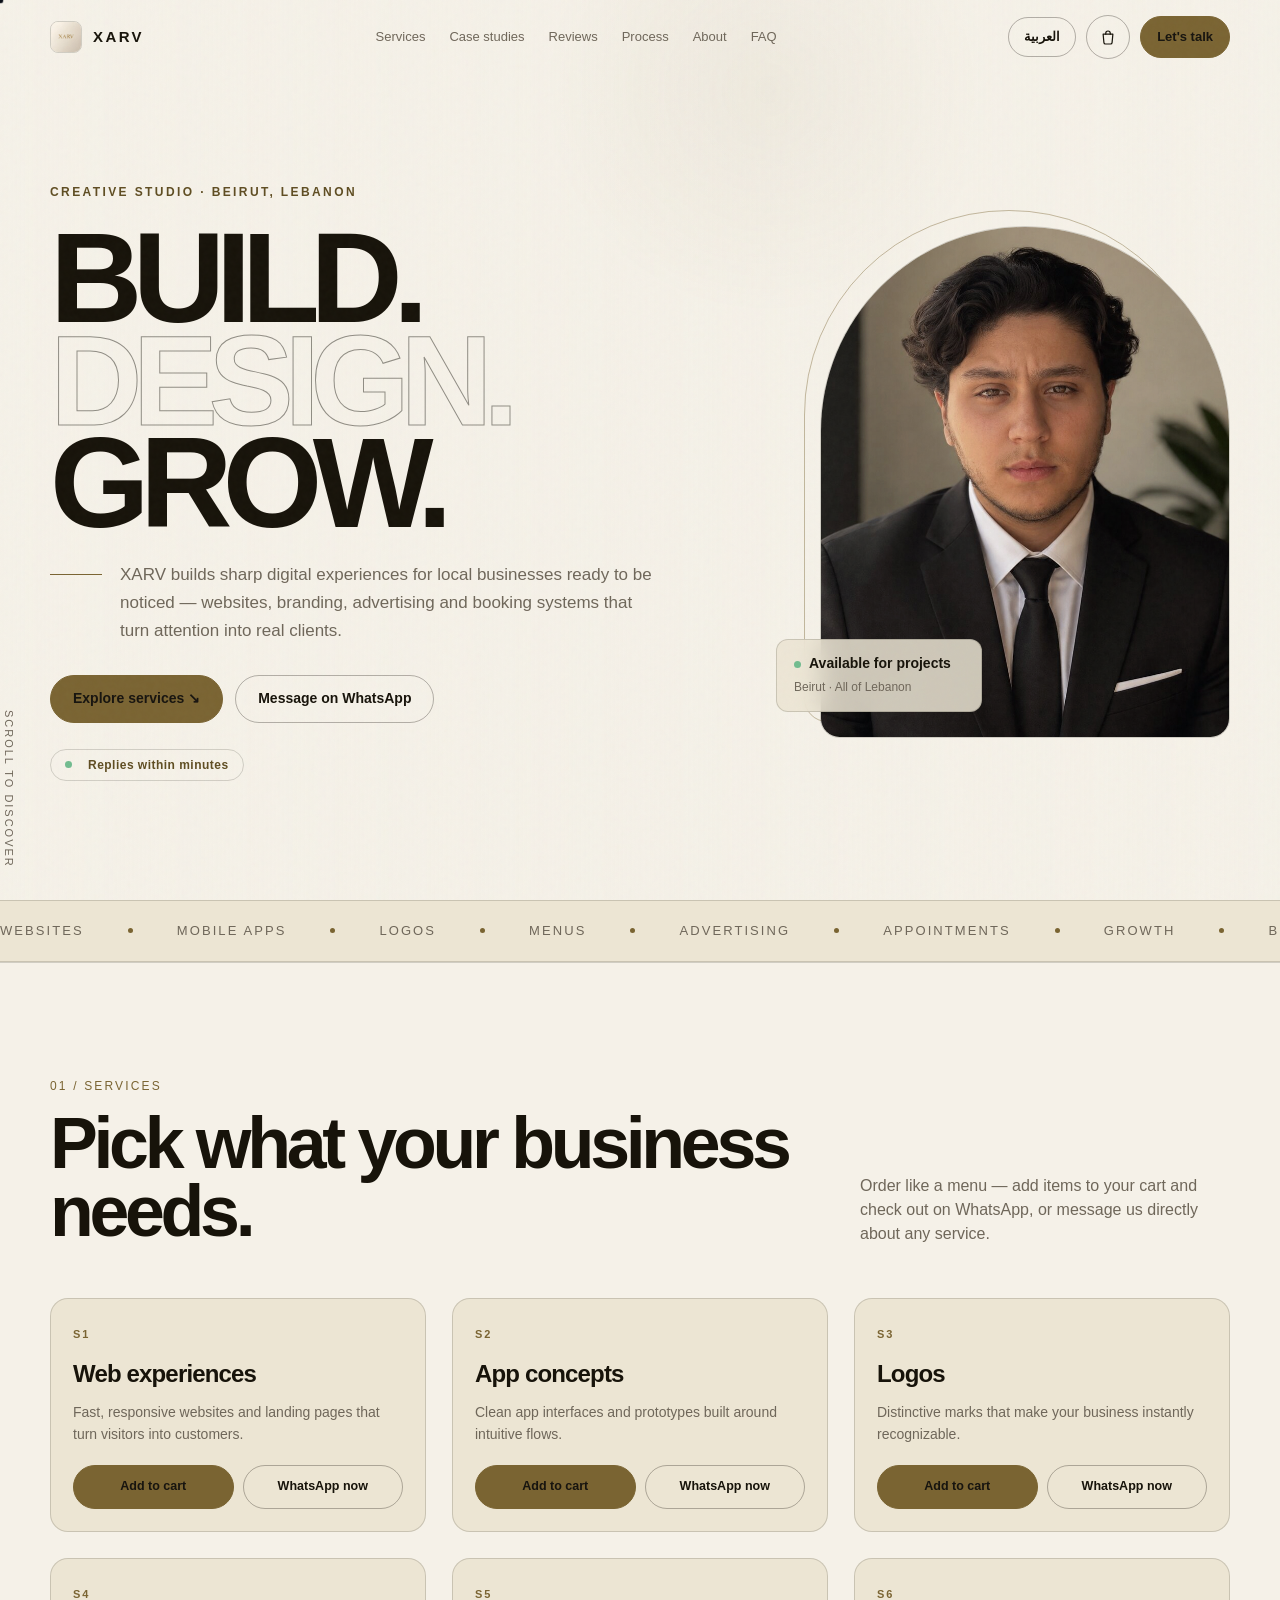
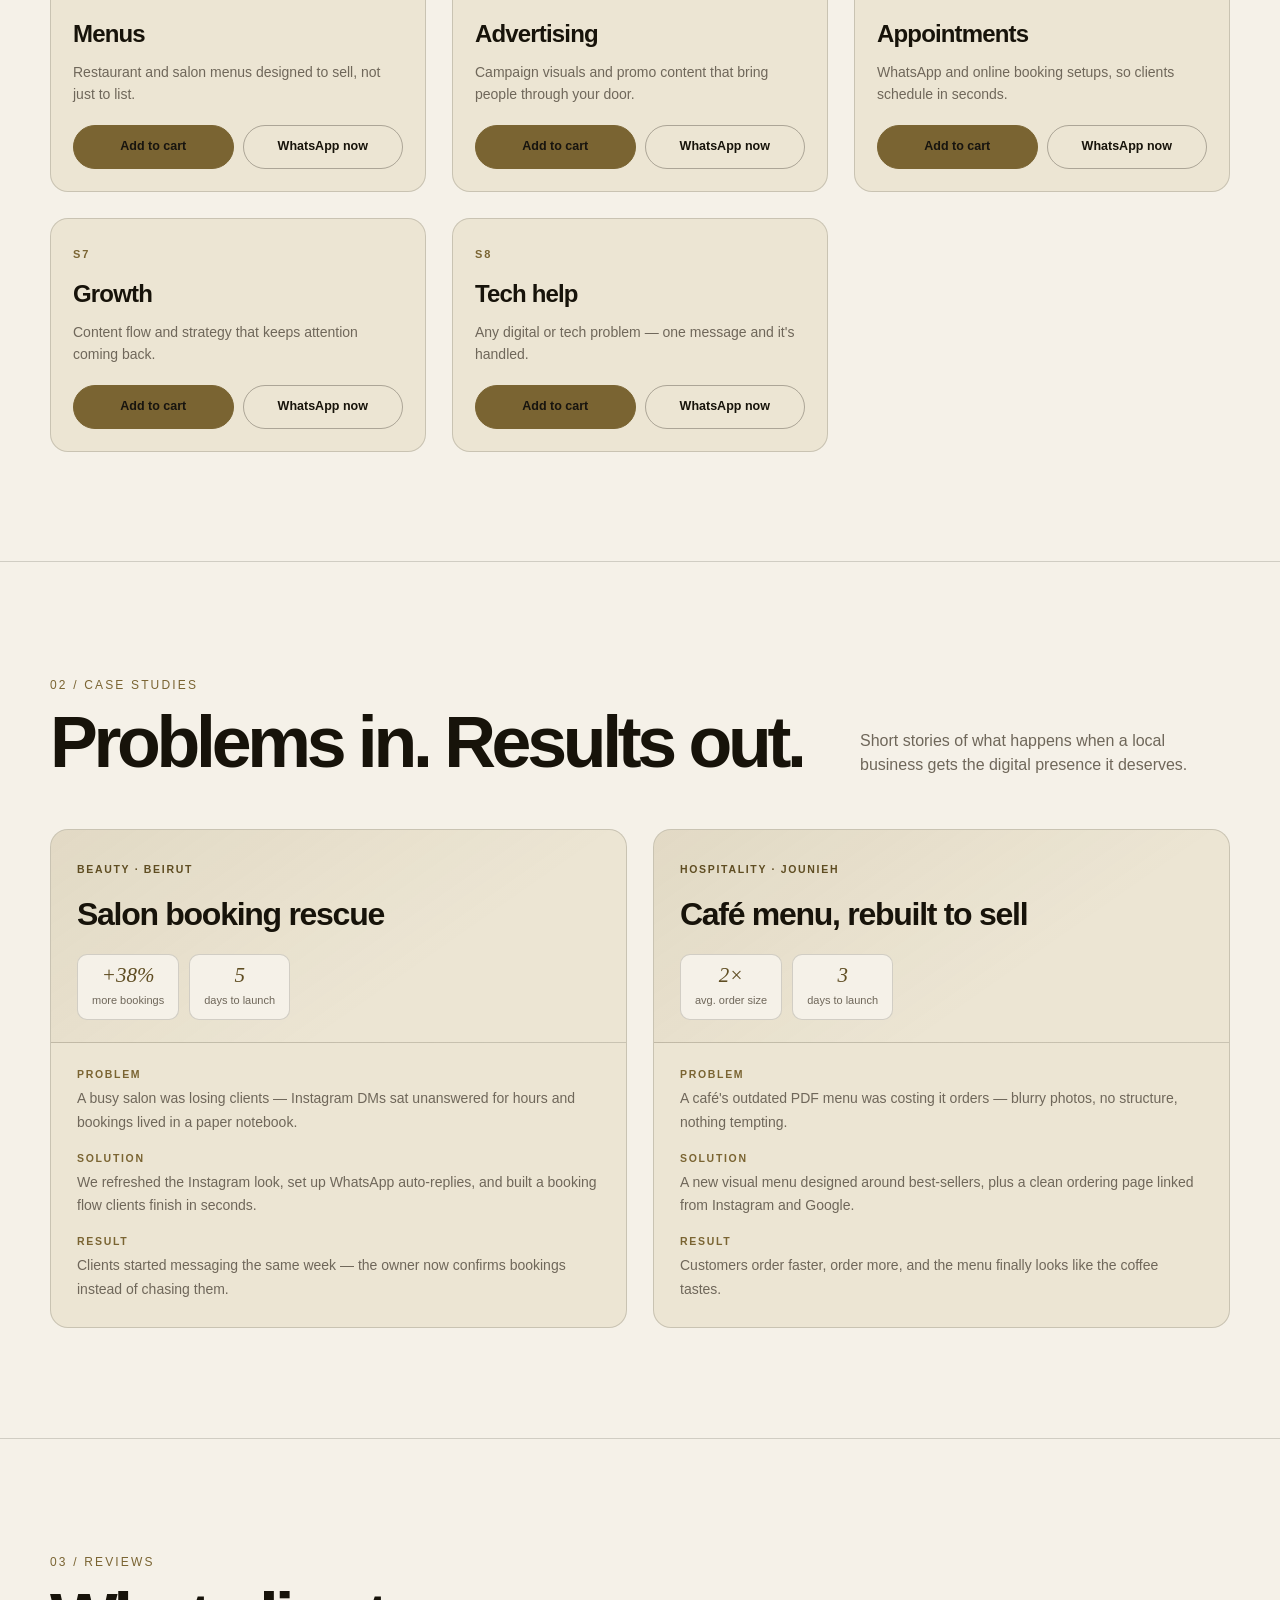
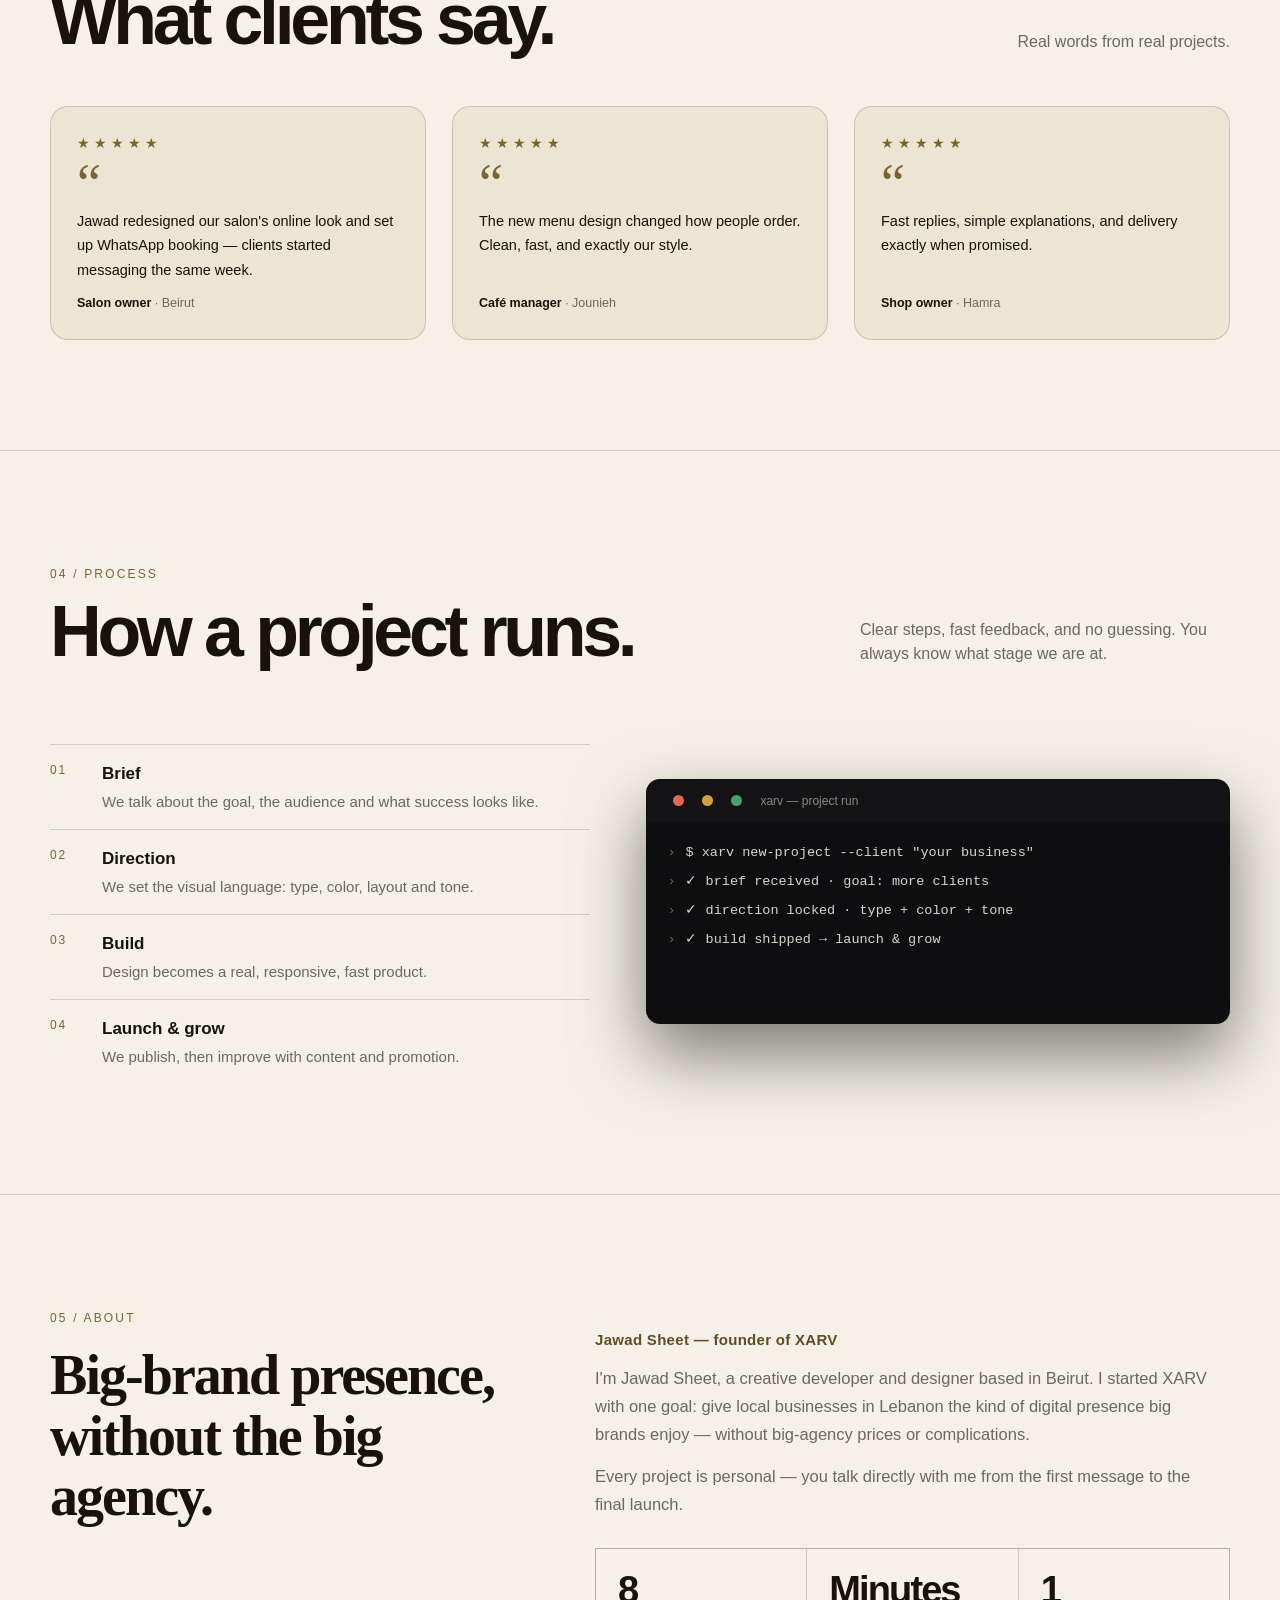
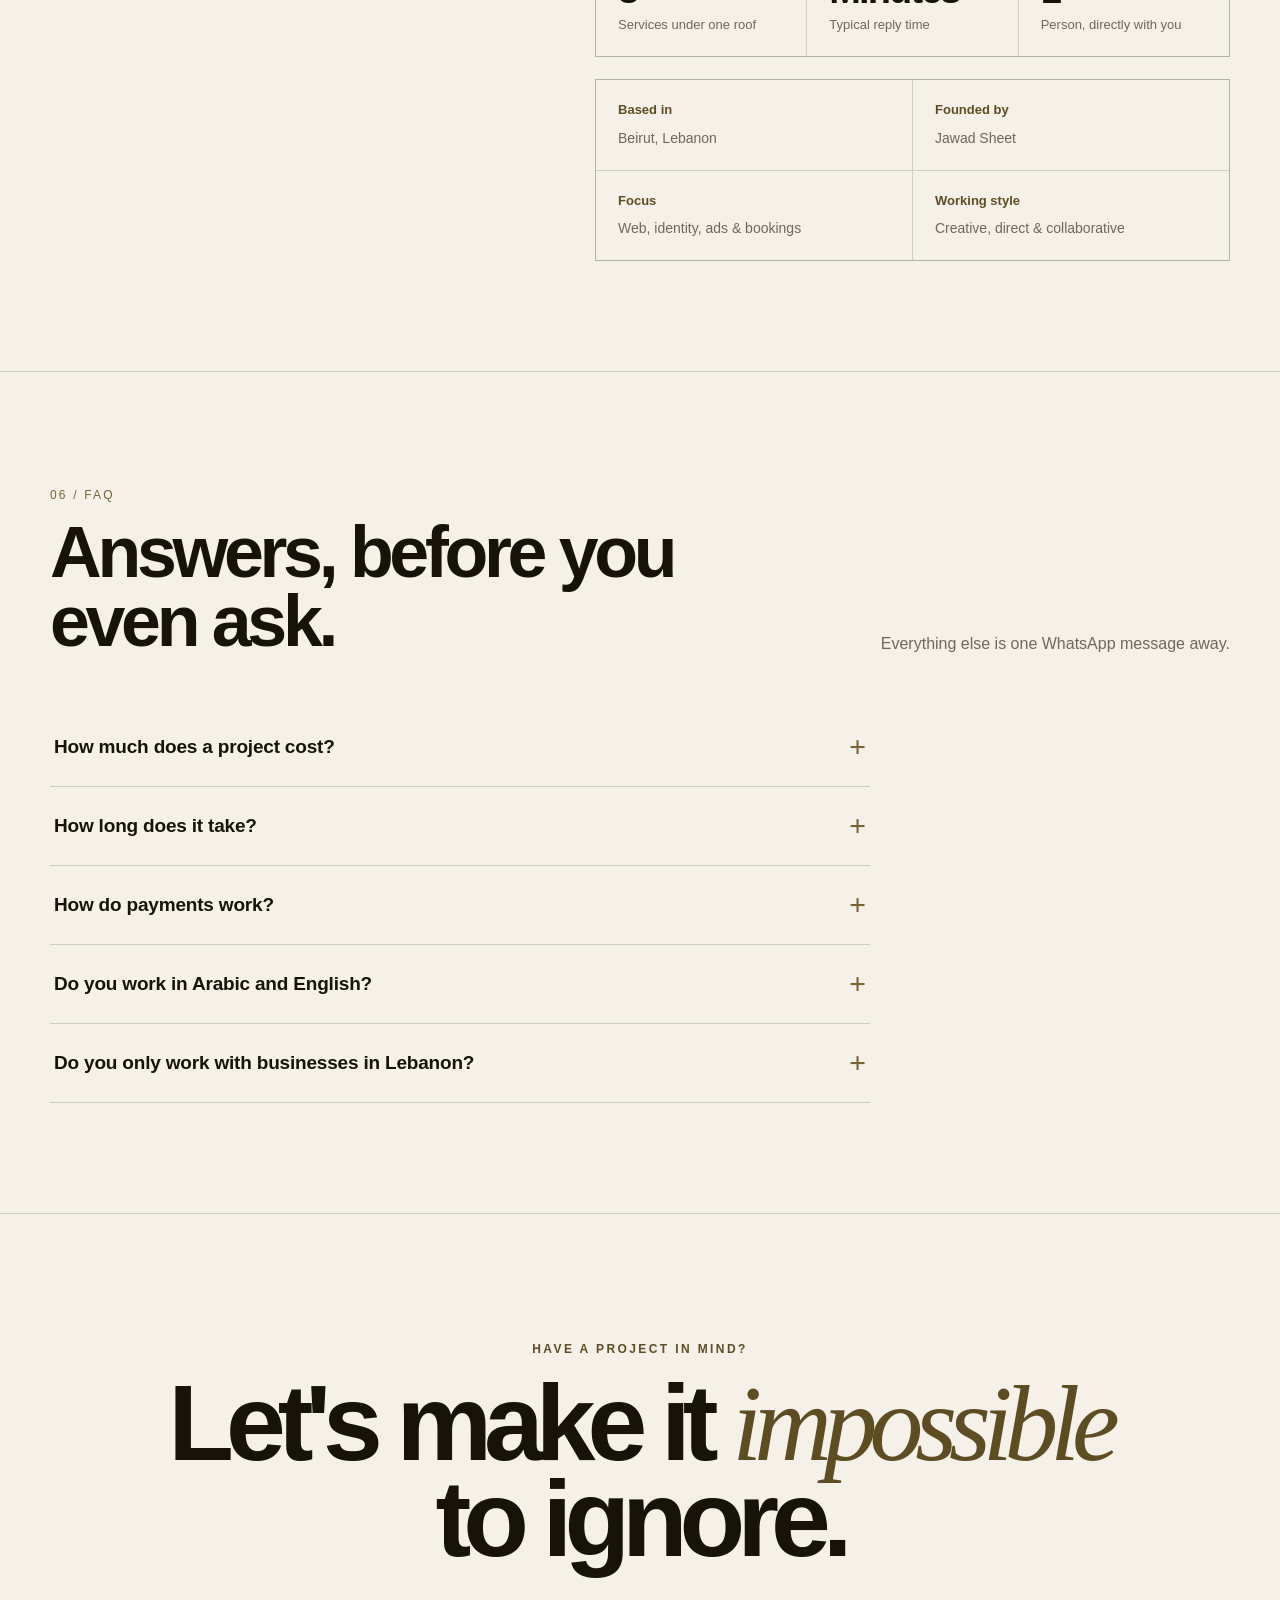
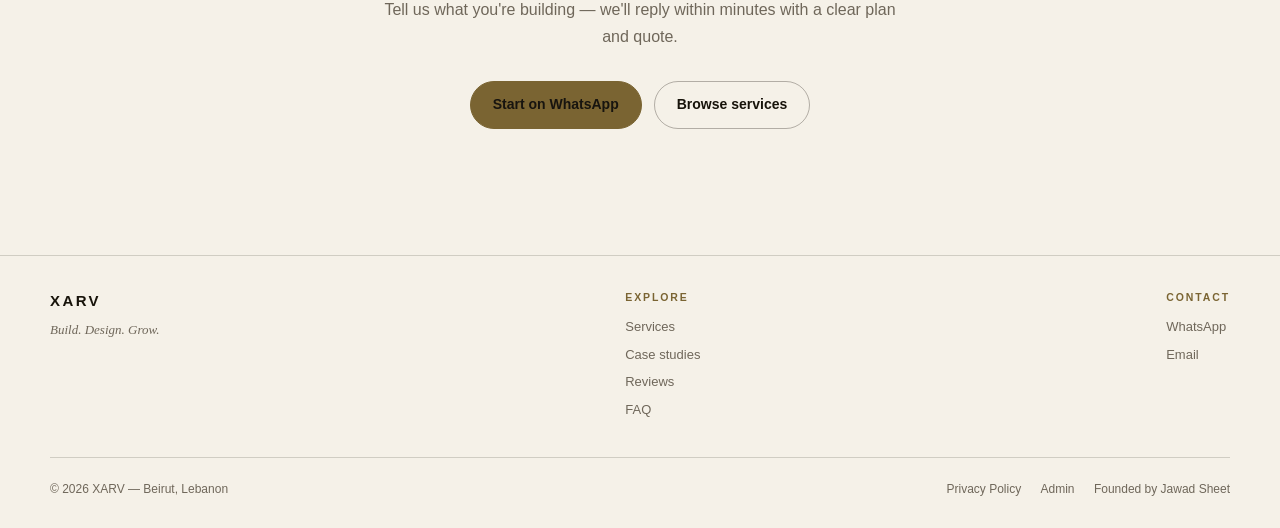
<file: index.html>
<!DOCTYPE html>
<html lang="en" dir="ltr">
<head>
<meta charset="UTF-8">
<meta name="viewport" content="width=device-width, initial-scale=1.0">
<title>XARV — Websites, Branding &amp; Advertising for Local Businesses in Lebanon</title>
<meta name="description" content="XARV is a creative studio in Beirut helping local businesses get noticed — websites, apps, logos, menus, advertising, and appointment systems. Replies within 24h.">
<link rel="canonical" href="https://xarv.vercel.app/">
<meta property="og:type" content="website">
<meta property="og:site_name" content="XARV">
<meta property="og:title" content="XARV — Build. Design. Grow.">
<meta property="og:description" content="Websites, branding, advertising and booking systems for local businesses in Lebanon. Replies within 24h.">
<meta property="og:image" content="https://xarv.vercel.app/assets/og-cover.jpg">
<meta property="og:url" content="https://xarv.vercel.app/">
<meta name="twitter:card" content="summary_large_image">
<meta name="theme-color" media="(prefers-color-scheme: dark)" content="#0b0b0c">
<meta name="theme-color" media="(prefers-color-scheme: light)" content="#f5f1e8">
<link rel="icon" href="data:image/svg+xml,%3Csvg xmlns='http://www.w3.org/2000/svg' viewBox='0 0 64 64'%3E%3Crect width='64' height='64' rx='14' fill='%230b0b0c'/%3E%3Ctext x='32' y='45' font-family='Georgia,serif' font-size='36' font-style='italic' fill='%23c6a66b' text-anchor='middle'%3EX%3C/text%3E%3C/svg%3E">
<link rel="preconnect" href="https://fonts.googleapis.com">
<link rel="preconnect" href="https://fonts.gstatic.com" crossorigin>
<link href="https://fonts.googleapis.com/css2?family=Amiri:ital,wght@0,400;0,700;1,400&family=Noto+Sans+Arabic:wght@400;500;700;800&display=swap" rel="stylesheet">
<link rel="stylesheet" href="assets/site.css">
</head>
<body data-page="home">
<a class="skip" href="#services">Skip to content</a>
<div class="grain" aria-hidden="true"></div>
<div class="glow" aria-hidden="true"></div>
<div class="progress" id="progress" aria-hidden="true"></div>
<div class="cur cur-ring" id="curRing" aria-hidden="true"></div>
<div class="cur cur-dot" id="curDot" aria-hidden="true"></div>

<!-- TOP MENU -->
<nav id="nav">
  <div class="container nav-in">
    <a class="brand" href="#top">
      <img class="logo-d" data-img="logoDark" src="assets/logo-dark.jpg" alt="XARV logo" width="32" height="32">
      <img class="logo-l" data-img="logoLight" src="assets/logo-light.jpg" alt="" width="32" height="32" aria-hidden="true">
      <span>XARV</span>
    </a>
    <button class="menu-btn" id="menuBtn" aria-expanded="false" aria-controls="navLinks" aria-label="Open navigation">&#9776;</button>
    <div class="nav-links" id="navLinks">
      <a href="#services" data-e="nav.services">Services</a>
      <a href="#work" data-e="nav.work">Case studies</a>
      <a href="#reviews" data-e="nav.reviews">Reviews</a>
      <a href="#process" data-e="nav.process">Process</a>
      <a href="#about" data-e="nav.about">About</a>
      <a href="#faq" data-e="nav.faq">FAQ</a>
    </div>
    <div class="nav-acts">
      <button class="lang-btn" id="langToggle" aria-label="Switch language">العربية</button>
      <button class="cart-btn" id="cartOpen" aria-label="Open cart"><svg viewBox="0 0 24 24" fill="none" stroke="currentColor" stroke-width="1.6" stroke-linecap="round" stroke-linejoin="round" aria-hidden="true"><path d="M5.5 8.2h13l-1.05 11.3a2 2 0 0 1-2 1.8h-6.9a2 2 0 0 1-2-1.8L5.5 8.2z"/><path d="M9 8.2V7a3 3 0 0 1 6 0v1.2"/></svg><span class="cart-count">0</span></button>
      <a class="btn gold sm" data-wa="Hi XARV! I'd like to discuss a project." href="https://wa.me/96181191013" target="_blank" rel="noopener" data-e="nav.cta">Let's talk</a>
    </div>
  </div>
</nav>

<!-- HERO -->
<header class="hero" id="top">
  <div class="container hero-grid">
    <div class="hero-copy">
      <div class="eyebrow" data-e="hero.eyebrow">Creative studio · Beirut, Lebanon</div>
      <h1>
        <span class="row"><i style="animation-delay:.05s" data-e="hero.word1">BUILD.</i></span>
        <span class="row hollow"><i style="animation-delay:.17s" data-e="hero.word2">DESIGN.</i></span>
        <span class="row"><i style="animation-delay:.29s" data-e="hero.word3">GROW.</i></span>
      </h1>
      <div class="hero-lead">
        <span class="line"></span>
        <p data-e="hero.lead">XARV builds sharp digital experiences for local businesses ready to be noticed — websites, branding, advertising and booking systems that turn attention into real clients.</p>
      </div>
      <div class="hero-actions">
        <a class="btn gold magnet" href="#services" data-e="hero.ctaWork">Explore services ↘</a>
        <a class="btn magnet" data-wa="Hi XARV! I'd like to discuss a project." href="https://wa.me/96181191013" target="_blank" rel="noopener" data-e="hero.ctaWa">Message on WhatsApp</a>
      </div>
      <div class="hero-meta">
        <span class="promise"><span class="live"></span><span data-e="hero.promise">Replies within 24h</span></span>
      </div>
    </div>
    <div class="portrait-wrap">
      <img class="portrait" data-img="portrait" src="assets/portrait.jpg" alt="Portrait of Jawad Sheet, founder of XARV, in a black suit">
      <div class="portrait-tag">
        <strong><span class="live"></span><span data-e="hero.badge">Available for projects</span></strong>
        <span class="sub" data-e="hero.badgeSub">Beirut · All of Lebanon</span>
      </div>
    </div>
  </div>
  <div class="scroll-note" data-e="hero.scrollNote">Scroll to discover</div>
</header>

<!-- MARQUEE -->
<div class="marquee" aria-hidden="true">
  <div class="mq-track" data-list="marquee">
    <span>Websites</span><span>Mobile apps</span><span>Logos</span><span>Menus</span><span>Advertising</span><span>Appointments</span><span>Growth</span><span>Beirut, Lebanon</span>
    <span>Websites</span><span>Mobile apps</span><span>Logos</span><span>Menus</span><span>Advertising</span><span>Appointments</span><span>Growth</span><span>Beirut, Lebanon</span>
  </div>
</div>

<main>

<!-- 01 SERVICES -->
<section class="section" id="services">
  <div class="container">
    <div class="section-head reveal">
      <div><span class="num"><span data-e="services.num">01</span> / <span data-e="services.label">SERVICES</span></span><h2 data-e="services.title">Pick what your business needs.</h2></div>
      <p data-e="services.intro">Order like a menu — add items to your cart and check out on WhatsApp, or message us directly about any service.</p>
    </div>
    <div class="items-grid" data-list="services">
      <article class="item reveal"><div class="item-body"><div class="item-top"><span class="snum">S1</span></div><h3>Web experiences</h3><p class="desc">Fast, responsive websites and landing pages that turn visitors into customers.</p><div class="item-actions"><button class="btn gold sm" data-add="s1">Add to cart</button><a class="btn sm" href="https://wa.me/96181191013" target="_blank" rel="noopener">WhatsApp now</a></div></div></article>
      <article class="item reveal"><div class="item-body"><div class="item-top"><span class="snum">S2</span></div><h3>App concepts</h3><p class="desc">Clean app interfaces and prototypes built around intuitive flows.</p><div class="item-actions"><button class="btn gold sm" data-add="s2">Add to cart</button><a class="btn sm" href="https://wa.me/96181191013" target="_blank" rel="noopener">WhatsApp now</a></div></div></article>
      <article class="item reveal"><div class="item-body"><div class="item-top"><span class="snum">S3</span></div><h3>Logos</h3><p class="desc">Distinctive marks that make your business instantly recognizable.</p><div class="item-actions"><button class="btn gold sm" data-add="s3">Add to cart</button><a class="btn sm" href="https://wa.me/96181191013" target="_blank" rel="noopener">WhatsApp now</a></div></div></article>
      <article class="item reveal"><div class="item-body"><div class="item-top"><span class="snum">S4</span></div><h3>Menus</h3><p class="desc">Restaurant and salon menus designed to sell, not just to list.</p><div class="item-actions"><button class="btn gold sm" data-add="s4">Add to cart</button><a class="btn sm" href="https://wa.me/96181191013" target="_blank" rel="noopener">WhatsApp now</a></div></div></article>
      <article class="item reveal"><div class="item-body"><div class="item-top"><span class="snum">S5</span></div><h3>Advertising</h3><p class="desc">Campaign visuals and promo content that bring people through your door.</p><div class="item-actions"><button class="btn gold sm" data-add="s5">Add to cart</button><a class="btn sm" href="https://wa.me/96181191013" target="_blank" rel="noopener">WhatsApp now</a></div></div></article>
      <article class="item reveal"><div class="item-body"><div class="item-top"><span class="snum">S6</span></div><h3>Appointments</h3><p class="desc">WhatsApp and online booking setups, so clients schedule in seconds.</p><div class="item-actions"><button class="btn gold sm" data-add="s6">Add to cart</button><a class="btn sm" href="https://wa.me/96181191013" target="_blank" rel="noopener">WhatsApp now</a></div></div></article>
      <article class="item reveal"><div class="item-body"><div class="item-top"><span class="snum">S7</span></div><h3>Growth</h3><p class="desc">Content flow and strategy that keeps attention coming back.</p><div class="item-actions"><button class="btn gold sm" data-add="s7">Add to cart</button><a class="btn sm" href="https://wa.me/96181191013" target="_blank" rel="noopener">WhatsApp now</a></div></div></article>
      <article class="item reveal"><div class="item-body"><div class="item-top"><span class="snum">S8</span></div><h3>Tech help</h3><p class="desc">Any digital or tech problem — one message and it's handled.</p><div class="item-actions"><button class="btn gold sm" data-add="s8">Add to cart</button><a class="btn sm" href="https://wa.me/96181191013" target="_blank" rel="noopener">WhatsApp now</a></div></div></article>
    </div>
  </div>
</section>

<!-- 02 CASE STUDIES -->
<section class="section" id="work">
  <div class="container">
    <div class="section-head reveal">
      <div><span class="num"><span data-e="cases.num">02</span> / <span data-e="cases.label">CASE STUDIES</span></span><h2 data-e="cases.title">Problems in. Results out.</h2></div>
      <p data-e="cases.intro">Short stories of what happens when a local business gets the digital presence it deserves.</p>
    </div>
    <div class="cases-grid" data-list="cases">
      <article class="case reveal">
        <div class="case-top"><span class="case-tag">Beauty · Beirut</span><h3>Salon booking rescue</h3>
          <div class="case-stats"><div class="chip"><span class="v">+38%</span><span class="l">more bookings</span></div><div class="chip"><span class="v">5</span><span class="l">days to launch</span></div></div>
        </div>
        <div class="case-body">
          <div class="case-row"><div class="lbl">Problem</div><p>A busy salon was losing clients — Instagram DMs sat unanswered for hours and bookings lived in a paper notebook.</p></div>
          <div class="case-row"><div class="lbl">Solution</div><p>We refreshed the Instagram look, set up WhatsApp auto-replies, and built a booking flow clients finish in seconds.</p></div>
          <div class="case-row"><div class="lbl">Result</div><p>Clients started messaging the same week — the owner now confirms bookings instead of chasing them.</p></div>
        </div>
      </article>
      <article class="case reveal">
        <div class="case-top"><span class="case-tag">Hospitality · Jounieh</span><h3>Café menu, rebuilt to sell</h3>
          <div class="case-stats"><div class="chip"><span class="v">2×</span><span class="l">avg. order size</span></div><div class="chip"><span class="v">3</span><span class="l">days to launch</span></div></div>
        </div>
        <div class="case-body">
          <div class="case-row"><div class="lbl">Problem</div><p>A café's outdated PDF menu was costing it orders — blurry photos, no structure, nothing tempting.</p></div>
          <div class="case-row"><div class="lbl">Solution</div><p>A new visual menu designed around best-sellers, plus a clean ordering page linked from Instagram and Google.</p></div>
          <div class="case-row"><div class="lbl">Result</div><p>Customers order faster, order more, and the menu finally looks like the coffee tastes.</p></div>
        </div>
      </article>
    </div>
  </div>
</section>

<!-- 03 REVIEWS -->
<section class="section" id="reviews">
  <div class="container">
    <div class="section-head reveal">
      <div><span class="num"><span data-e="reviews.num">03</span> / <span data-e="reviews.label">REVIEWS</span></span><h2 data-e="reviews.title">What clients say.</h2></div>
      <p data-e="reviews.intro">Real words from real projects.</p>
    </div>
    <div class="reviews-grid" data-list="reviews">
      <div class="review reveal"><div class="stars" aria-label="5 out of 5">★★★★★</div><span class="mark" aria-hidden="true">“</span><p>Jawad redesigned our salon's online look and set up WhatsApp booking — clients started messaging the same week.</p><div class="who"><b>Salon owner</b> · Beirut</div></div>
      <div class="review reveal"><div class="stars" aria-label="5 out of 5">★★★★★</div><span class="mark" aria-hidden="true">“</span><p>The new menu design changed how people order. Clean, fast, and exactly our style.</p><div class="who"><b>Café manager</b> · Jounieh</div></div>
      <div class="review reveal"><div class="stars" aria-label="5 out of 5">★★★★★</div><span class="mark" aria-hidden="true">“</span><p>Fast replies, simple explanations, and delivery exactly when promised.</p><div class="who"><b>Shop owner</b> · Hamra</div></div>
    </div>
  </div>
</section>

<!-- 04 PROCESS -->
<section class="section" id="process">
  <div class="container">
    <div class="section-head reveal">
      <div><span class="num"><span data-e="process.num">04</span> / <span data-e="process.label">PROCESS</span></span><h2 data-e="process.title">How a project runs.</h2></div>
      <p data-e="process.intro">Clear steps, fast feedback, and no guessing. You always know what stage we are at.</p>
    </div>
    <div class="process-grid">
      <ol class="steps reveal" data-list="steps">
        <li><b>Brief</b>We talk about the goal, the audience and what success looks like.</li>
        <li><b>Direction</b>We set the visual language: type, color, layout and tone.</li>
        <li><b>Build</b>Design becomes a real, responsive, fast product.</li>
        <li><b>Launch &amp; grow</b>We publish, then improve with content and promotion.</li>
      </ol>
      <div class="terminal reveal">
        <div class="term-bar"><span class="tdot r"></span><span class="tdot y"></span><span class="tdot g"></span><span data-e="process.terminal.title">xarv — project run</span></div>
        <div class="term-body" data-list="termLines">
          <div class="tline in"><span class="p">›</span><span>$ xarv new-project --client "your business"</span></div>
          <div class="tline in"><span class="p">›</span><span>✓ brief received · goal: more clients</span></div>
          <div class="tline in"><span class="p">›</span><span>✓ direction locked · type + color + tone</span></div>
          <div class="tline in"><span class="p">›</span><span>✓ build shipped → launch &amp; grow</span></div>
        </div>
      </div>
    </div>
  </div>
</section>

<!-- 05 ABOUT -->
<section class="section" id="about">
  <div class="container">
    <span class="num"><span data-e="about.num">05</span> / <span data-e="about.label">ABOUT</span></span>
    <div class="about-grid">
      <h2 class="about-quote reveal" data-e="about.quote">Big-brand presence, without the big agency.</h2>
      <div class="reveal">
        <p class="about-title" data-e="about.title">Jawad Sheet — founder of XARV</p>
        <p class="about-copy" data-e="about.copy">I'm Jawad Sheet, a creative developer and designer based in Beirut. I started XARV with one goal: give local businesses in Lebanon the kind of digital presence big brands enjoy — without big-agency prices or complications.</p>
        <p class="about-copy" data-e="about.copy2">Every project is personal — you talk directly with me from the first message to the final launch.</p>
        <div class="stats" data-list="stats">
          <div class="stat"><b>8</b><span>Services under one roof</span></div>
          <div class="stat"><b>24h</b><span>Reply time</span></div>
          <div class="stat"><b>1</b><span>Person, directly with you</span></div>
        </div>
        <div class="facts" data-list="facts">
          <div class="fact"><b>Based in</b><span>Beirut, Lebanon</span></div>
          <div class="fact"><b>Founded by</b><span>Jawad Sheet</span></div>
          <div class="fact"><b>Focus</b><span>Web, identity, ads &amp; bookings</span></div>
          <div class="fact"><b>Working style</b><span>Creative, direct &amp; collaborative</span></div>
        </div>
      </div>
    </div>
  </div>
</section>

<!-- 06 FAQ -->
<section class="section" id="faq">
  <div class="container">
    <div class="section-head reveal">
      <div><span class="num"><span data-e="faq.num">06</span> / <span data-e="faq.label">FAQ</span></span><h2 data-e="faq.title">Answers, before you even ask.</h2></div>
      <p data-e="faq.intro">Everything else is one WhatsApp message away.</p>
    </div>
    <div class="faq-list reveal" data-list="faqs">
      <details><summary><span>How much does a project cost?</span><span class="plus">+</span></summary><div class="faq-a">Every business is different, so we don't list fixed prices. Add services to your cart or message us your goal on WhatsApp, and you'll receive a clear quote within 24 hours — no hidden fees.</div></details>
      <details><summary><span>How long does it take?</span><span class="plus">+</span></summary><div class="faq-a">A landing page takes about a week, a full website two to three weeks, and logos or menus a few days. You always know the timeline before we start.</div></details>
      <details><summary><span>How do payments work?</span><span class="plus">+</span></summary><div class="faq-a">Simple and flexible: 50% to start and 50% at delivery. We accept cash (USD), Whish, OMT, and USDT.</div></details>
      <details><summary><span>Do you work in Arabic and English?</span><span class="plus">+</span></summary><div class="faq-a">Yes — websites, menus, content, and ads in Arabic, English, or both.</div></details>
      <details><summary><span>Do you only work with businesses in Lebanon?</span><span class="plus">+</span></summary><div class="faq-a">XARV is based in Beirut and focused on local businesses, but we work remotely with anyone, anywhere.</div></details>
    </div>
  </div>
</section>

<!-- CONTACT / CTA -->
<section class="cta" id="contact">
  <div class="container">
    <div class="eyebrow" data-e="cta.eyebrow">Have a project in mind?</div>
    <h2 data-e="cta.title">Let's make it <em>impossible</em> to ignore.</h2>
    <p data-e="cta.text">Tell us what you're building — we'll reply within 24 hours with a clear plan and quote.</p>
    <div class="actions">
      <a class="btn gold magnet" data-wa="Hi XARV! I'd like to discuss a project." href="https://wa.me/96181191013" target="_blank" rel="noopener" data-e="cta.b1">Start on WhatsApp</a>
      <a class="btn magnet" href="#services" data-e="cta.b2">Browse services</a>
    </div>
  </div>
</section>

</main>

<!-- FOOTER -->
<footer>
  <div class="container">
    <div class="foot">
      <div class="foot-brand">
        <span class="wm">XARV</span>
        <p data-e="footer.tag">Build. Design. Grow.</p>
      </div>
      <div class="foot-col">
        <div class="h" data-e="footer.exploreHead">Explore</div>
        <a href="#services" data-e="nav.services">Services</a>
        <a href="#work" data-e="nav.work">Case studies</a>
        <a href="#reviews" data-e="nav.reviews">Reviews</a>
        <a href="#faq" data-e="nav.faq">FAQ</a>
      </div>
      <div class="foot-col">
        <div class="h" data-e="footer.contactHead">Contact</div>
        <a data-wa="" href="https://wa.me/96181191013" target="_blank" rel="noopener">WhatsApp</a>
        <a href="mailto:jawadsheet27@gmail.com">Email</a>
        <a data-ig href="#" target="_blank" rel="noopener">Instagram</a>
      </div>
    </div>
    <div class="foot-line">
      <span data-e="footer.copy">© 2026 XARV — Beirut, Lebanon</span>
      <span>
        <a href="privacy.html" data-e="footer.privacyLink">Privacy Policy</a>
        <a href="admin/" data-e="footer.adminLink">Admin</a>
        <span data-e="footer.founderLabel" style="margin-inline-start:16px">Founded by Jawad Sheet</span>
      </span>
    </div>
  </div>
</footer>

<!-- STICKY MOBILE CTA -->
<div class="sticky-cta" id="stickyCta">
  <button class="cart-btn" id="cartOpen2" aria-label="Open cart"><svg viewBox="0 0 24 24" fill="none" stroke="currentColor" stroke-width="1.6" stroke-linecap="round" stroke-linejoin="round" aria-hidden="true"><path d="M5.5 8.2h13l-1.05 11.3a2 2 0 0 1-2 1.8h-6.9a2 2 0 0 1-2-1.8L5.5 8.2z"/><path d="M9 8.2V7a3 3 0 0 1 6 0v1.2"/></svg><span class="cart-count">0</span></button>
  <a class="btn gold" data-wa="Hi XARV! I'd like to discuss a project." href="https://wa.me/96181191013" target="_blank" rel="noopener" data-e="sticky.cta">Start on WhatsApp</a>
</div>

<!-- CART DRAWER -->
<div class="cart-overlay" id="cartOverlay"></div>
<aside class="cart-drawer" id="cartDrawer" aria-label="Cart">
  <div class="cart-head">
    <h3 data-e="cart.title">Your cart</h3>
    <button class="cart-close" id="cartClose" aria-label="Close cart">✕</button>
  </div>
  <div class="cart-items" id="cartItems"></div>
  <div class="cart-foot">
    <button class="btn gold btn-block" id="cartCheckout" style="width:100%" data-e="cart.checkout">Checkout on WhatsApp</button>
    <p class="cart-note" id="cartNote">We confirm details &amp; payment on WhatsApp — replies within 24h.</p>
  </div>
</aside>

<script src="assets/site.js"></script>
</body>
</html>
</file>
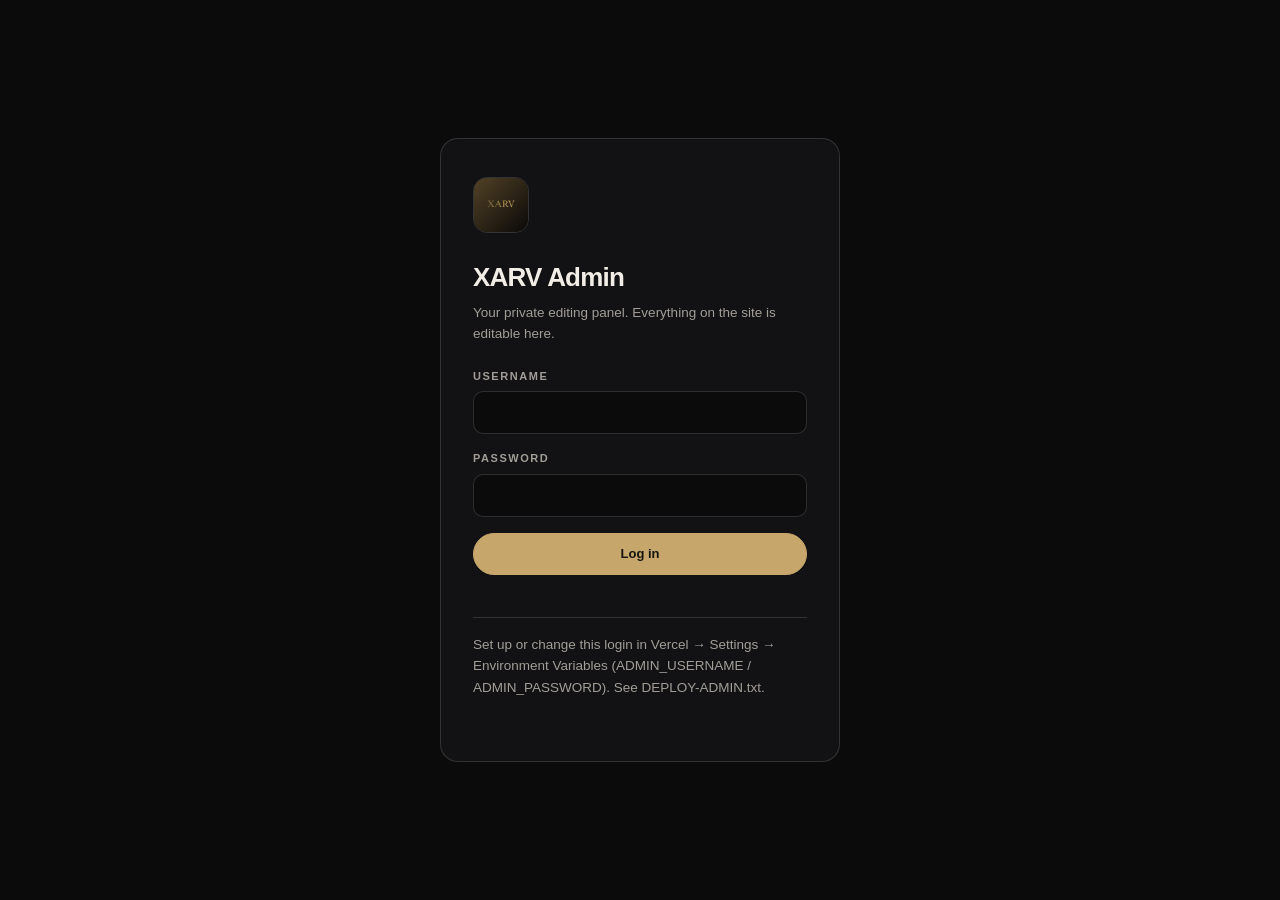
<file: admin/index.html>
<!DOCTYPE html>
<html lang="en">
<head>
<meta charset="UTF-8">
<meta name="viewport" content="width=device-width, initial-scale=1.0">
<title>XARV Admin</title>
<meta name="robots" content="noindex,nofollow">
<link rel="icon" href="data:image/svg+xml,%3Csvg xmlns='http://www.w3.org/2000/svg' viewBox='0 0 64 64'%3E%3Crect width='64' height='64' rx='14' fill='%230b0b0c'/%3E%3Ctext x='32' y='45' font-family='Georgia,serif' font-size='36' font-style='italic' fill='%23c6a66b' text-anchor='middle'%3EX%3C/text%3E%3C/svg%3E">
<style>
:root{--ink:#0b0b0c;--ink2:#121214;--ink3:#181816;--paper:#f2eee7;--gold:#c6a66b;--gold2:#e4d0a2;--muted:#a29e97;--line:rgba(255,255,255,.14);--ok:#72BC8F;--err:#E97366}
*{box-sizing:border-box}
body{margin:0;background:var(--ink);color:var(--paper);font-family:Arial,Helvetica,sans-serif;line-height:1.5;min-height:100vh}
[hidden]{display:none!important}
button{font:inherit;cursor:pointer}
input,textarea{font:inherit;color:var(--paper);background:var(--ink);border:1px solid var(--line);border-radius:10px;padding:10px 12px;width:100%;font-size:14px}
input:focus,textarea:focus{outline:2px solid var(--gold);outline-offset:1px;border-color:var(--gold)}
textarea{min-height:84px;resize:vertical;line-height:1.6}
label{display:block;font-size:11px;font-weight:700;letter-spacing:.14em;text-transform:uppercase;color:var(--muted);margin:0 0 7px}
[dir="rtl"]{font-family:'Noto Sans Arabic',Arial,sans-serif}
.btn{display:inline-flex;align-items:center;justify-content:center;gap:8px;min-height:42px;padding:0 18px;border:1px solid var(--line);border-radius:999px;background:transparent;color:var(--paper);font-weight:700;font-size:13px;text-decoration:none;transition:border-color .2s,color .2s,background .2s}
.btn:hover{border-color:var(--gold);color:var(--gold2)}
.btn.gold{background:var(--gold);border-color:var(--gold);color:#17140f}
.btn.gold:hover{background:var(--gold2);border-color:var(--gold2);color:#17140f}
.btn.sm{min-height:34px;padding:0 13px;font-size:12px}
.btn:disabled{opacity:.45;pointer-events:none}

/* login */
.login{min-height:100vh;display:grid;place-items:center;padding:24px}
.login-card{width:min(400px,100%);border:1px solid var(--line);border-radius:18px;background:var(--ink2);padding:38px 32px}
.login-card .logo{width:56px;height:56px;border-radius:14px;border:1px solid var(--line);margin-bottom:18px;object-fit:cover}
.login-card h1{font-size:26px;letter-spacing:-.03em;margin:0 0 6px}
.login-card p{color:var(--muted);font-size:13.5px;margin:0 0 24px}
.login-card .fld{margin-bottom:16px}
.login-err{color:var(--err);font-size:13px;margin:12px 0 0;min-height:18px}
.login-note{color:var(--muted);font-size:12px;margin-top:20px;line-height:1.6;border-top:1px solid var(--line);padding-top:16px}

/* editor */
.topbar{position:sticky;top:0;z-index:20;background:rgba(11,11,12,.92);backdrop-filter:blur(14px);border-bottom:1px solid var(--line)}
.topbar-in{max-width:1180px;margin:auto;padding:14px 24px;display:flex;align-items:center;gap:14px;flex-wrap:wrap}
.topbar .wm{font-weight:800;letter-spacing:.16em;font-size:14px;color:var(--gold)}
.topbar .dot{font-size:12px;color:var(--muted)}
.topbar .dot.dirty{color:var(--gold2)}
.topbar .spacer{flex:1}
.tabs{display:flex;gap:6px;overflow-x:auto;max-width:1180px;margin:0 auto;padding:12px 24px 0;scrollbar-width:thin}
.tab{border:1px solid transparent;background:transparent;color:var(--muted);border-radius:999px;padding:8px 15px;font-size:12.5px;font-weight:700;white-space:nowrap}
.tab:hover{color:var(--paper)}
.tab.on{background:var(--ink3);border-color:var(--line);color:var(--gold2)}
.pane{max-width:1180px;margin:0 auto;padding:28px 24px 140px}
.sec{border:1px solid var(--line);border-radius:16px;background:var(--ink2);padding:24px;margin-bottom:18px}
.sec > h2{font-size:16px;letter-spacing:-.01em;margin:0 0 4px}
.sec > .hint{color:var(--muted);font-size:12.5px;margin:0 0 18px;line-height:1.6}
.grid2{display:grid;grid-template-columns:1fr 1fr;gap:14px}
.grid3{display:grid;grid-template-columns:1fr 1fr 1fr;gap:14px}
@media(max-width:720px){.grid2,.grid3{grid-template-columns:1fr}}
.fld{margin-bottom:14px}
.fld:last-child{margin-bottom:0}
.ar-row{display:grid;grid-template-columns:1fr 1fr;gap:12px}
@media(max-width:720px){.ar-row{grid-template-columns:1fr}}
.ar-row .col-l{position:relative}
.ar-row .tag{position:absolute;top:-7px;inset-inline-start:10px;background:var(--ink2);padding:0 6px;font-size:10px;letter-spacing:.12em;color:var(--gold);font-weight:800}
.item{border:1px solid var(--line);border-radius:14px;background:var(--ink);padding:18px;margin-bottom:14px}
.item-head{display:flex;align-items:center;gap:10px;margin-bottom:14px}
.item-head .t{font-size:13px;font-weight:700;color:var(--gold2);flex:1;min-width:0;overflow:hidden;text-overflow:ellipsis;white-space:nowrap}
.item-head .acts{display:flex;gap:6px}
.mini{width:32px;height:32px;border-radius:8px;border:1px solid var(--line);background:transparent;color:var(--muted);font-size:13px;display:grid;place-items:center}
.mini:hover{border-color:var(--gold);color:var(--gold2)}
.mini.danger:hover{border-color:var(--err);color:var(--err)}
.add-btn{width:100%;border:1px dashed var(--line);background:transparent;color:var(--muted);border-radius:12px;padding:12px;font-size:13px;font-weight:700}
.add-btn:hover{border-color:var(--gold);color:var(--gold2)}
.sub-list{border-top:1px dashed var(--line);margin-top:16px;padding-top:14px}
.sub-list > .lbl{font-size:11px;font-weight:800;letter-spacing:.14em;text-transform:uppercase;color:var(--muted);margin-bottom:10px}
.sub-item{display:flex;gap:10px;align-items:end;margin-bottom:10px}
.sub-item .grow{flex:1}
.banner{border:1px solid color-mix(in srgb,var(--gold) 45%,transparent);background:rgba(198,166,107,.08);border-radius:12px;padding:14px 18px;font-size:13px;color:var(--gold2);margin-bottom:18px;display:flex;gap:14px;align-items:center;flex-wrap:wrap}
.banner.warn{border-color:color-mix(in srgb,var(--err) 45%,transparent);color:var(--err);background:rgba(233,115,102,.07)}
.actionbar{position:fixed;bottom:0;left:0;right:0;z-index:20;background:rgba(11,11,12,.94);backdrop-filter:blur(14px);border-top:1px solid var(--line)}
.actionbar-in{max-width:1180px;margin:auto;padding:14px 24px;display:flex;gap:10px;align-items:center;flex-wrap:wrap}
.status{font-size:12.5px;color:var(--muted);flex:1;min-width:180px}
.status.ok{color:var(--ok)}
.status.err{color:var(--err)}
.loadfile{border:1px dashed var(--line);border-radius:12px;padding:22px;text-align:center;color:var(--muted);font-size:13px}
.loadfile input{margin-top:12px}
</style>
</head>
<body>

<!-- LOGIN -->
<div class="login" id="loginView">
  <form class="login-card" id="loginForm">
    <img class="logo" src="../assets/logo-dark.jpg" alt="XARV logo">
    <h1>XARV Admin</h1>
    <p>Your private editing panel. Everything on the site is editable here.</p>
    <div class="fld"><label for="user">Username</label><input id="user" autocomplete="username" required></div>
    <div class="fld"><label for="pass">Password</label><input id="pass" type="password" autocomplete="current-password" required></div>
    <button class="btn gold" type="submit" style="width:100%" id="loginBtn">Log in</button>
    <p class="login-err" id="loginErr"></p>
    <p class="login-note">Set up or change this login in Vercel → Settings → Environment Variables (ADMIN_USERNAME / ADMIN_PASSWORD). See DEPLOY-ADMIN.txt.</p>
  </form>
</div>

<!-- EDITOR -->
<div id="editorView" hidden>
  <div class="topbar">
    <div class="topbar-in">
      <span class="wm">XARV ADMIN</span>
      <span class="dot" id="dirtyDot">All changes saved</span>
      <span class="spacer"></span>
      <a class="btn sm" href="../index.html" target="_blank" rel="noopener">View site ↗</a>
      <button class="btn sm" id="logoutBtn">Log out</button>
    </div>
    <div class="tabs" id="tabs"></div>
  </div>
  <div class="pane" id="pane"></div>
  <div class="actionbar">
    <div class="actionbar-in">
      <span class="status" id="status">—</span>
      <button class="btn sm" id="previewBtn">Preview draft</button>
      <button class="btn sm" id="clearDraftBtn">Clear preview</button>
      <button class="btn sm" id="downloadBtn">Download content.json</button>
      <button class="btn gold sm" id="publishBtn">Publish to my website</button>
    </div>
  </div>
</div>

<script>
(function () {
  "use strict";
  var $ = function (s, c) { return (c || document).querySelector(s); };
  var $$ = function (s, c) { return Array.prototype.slice.call((c || document).querySelectorAll(s)); };

  var D = null;            // working copy of content.json
  var USER = "", PASS = "";
  var ONLINE = true;       // false when /api/save is unreachable (local file etc.)
  var TAB = "general";

  function esc(s) { return String(s == null ? "" : s).replace(/&/g, "&amp;").replace(/</g, "&lt;").replace(/>/g, "&gt;").replace(/"/g, "&quot;"); }
  function getP(o, p) { return p.split(".").reduce(function (a, k) { return a == null ? a : a[k]; }, o); }
  function setP(o, p, v) { var ks = p.split("."); var c = o; for (var i = 0; i < ks.length - 1; i++) { if (c[ks[i]] == null) c[ks[i]] = /^\d+$/.test(ks[i + 1]) ? [] : {}; c = c[ks[i]]; } c[ks[ks.length - 1]] = v; }
  function status(msg, cls) { var s = $("#status"); s.textContent = msg; s.className = "status " + (cls || ""); }
  function dirty() { $("#dirtyDot").textContent = "● Unsaved changes"; $("#dirtyDot").className = "dot dirty"; }
  function clean() { $("#dirtyDot").textContent = "All changes saved"; $("#dirtyDot").className = "dot"; }

  /* ---------- field builders (return HTML) ---------- */
  function fld(label, inner, hint) {
    return '<div class="fld"><label>' + esc(label) + "</label>" + inner +
      (hint ? '<div style="font-size:11.5px;color:var(--muted);margin-top:6px">' + esc(hint) + "</div>" : "") + "</div>";
  }
  function fS(path, label, opts) {
    opts = opts || {};
    var v = getP(D, path);
    var input = opts.ta
      ? '<textarea data-bind="' + path + '">' + esc(v) + "</textarea>"
      : '<input data-bind="' + path + '" value="' + esc(v) + '"' + (opts.ph ? ' placeholder="' + esc(opts.ph) + '"' : "") + ">";
    return fld(label, input, opts.hint);
  }
  function fN(path, label) {
    var v = getP(D, path);
    return fld(label, '<input type="number" min="1" max="5" data-bind="' + path + '" data-type="number" value="' + esc(v) + '">');
  }
  function fC(path, label) {
    var v = getP(D, path) || "#000000";
    return fld(label, '<input type="color" data-bind="' + path + '" value="' + esc(v) + '" style="height:44px;padding:4px;cursor:pointer">');
  }
  function fBool(path, label) {
    var v = !!getP(D, path);
    return '<div class="fld"><label style="text-transform:none;letter-spacing:0;font-size:13.5px;display:flex;gap:10px;align-items:center;color:var(--paper);cursor:pointer"><input type="checkbox" data-bind="' + path + '"' + (v ? " checked" : "") + ' style="width:18px;height:18px;accent-color:#c6a66b;flex-shrink:0"> ' + esc(label) + "</label></div>";
  }
  function fBi(path, label, opts) {
    opts = opts || {};
    var en = getP(D, path + ".en"), ar = getP(D, path + ".ar");
    var enI = opts.ta ? '<textarea data-bind="' + path + '.en">' + esc(en) + "</textarea>" : '<input data-bind="' + path + '.en" value="' + esc(en) + '"' + (opts.ph ? ' placeholder="' + esc(opts.ph) + '"' : "") + ">";
    var arI = opts.ta ? '<textarea dir="rtl" data-bind="' + path + '.ar">' + esc(ar) + "</textarea>" : '<input dir="rtl" data-bind="' + path + '.ar" value="' + esc(ar) + '">';
    return fld(label, '<div class="ar-row"><div class="col-l"><span class="tag">EN</span>' + enI + '</div><div class="col-l"><span class="tag">AR</span>' + arI + "</div></div>", opts.hint);
  }

  /* ---------- list editor ---------- */
  function itemTitle(it, fields) {
    for (var i = 0; i < fields.length; i++) {
      var f = fields[i];
      if (f.k == null) { if (it.en) return it.en; }
      else if (f.bi && it[f.k] && it[f.k].en) return it[f.k].en;
      else if (!f.bi && it[f.k]) return String(it[f.k]);
    }
    return "Item";
  }
  function fieldHtml(base, it, f) {
    if (f.k == null) {
      return '<div class="ar-row">' +
        '<div class="col-l"><span class="tag">EN</span>' + (f.ta ? '<textarea data-bind="' + base + '.en">' + esc(it.en) + "</textarea>" : '<input data-bind="' + base + '.en" value="' + esc(it.en) + '">') + "</div>" +
        '<div class="col-l"><span class="tag">AR</span>' + (f.ta ? '<textarea dir="rtl" data-bind="' + base + '.ar">' + esc(it.ar) + "</textarea>" : '<input dir="rtl" data-bind="' + base + '.ar" value="' + esc(it.ar) + '">') + "</div></div>";
    }
    var p = base + "." + f.k;
    if (f.bi) return fBi(p, f.label || f.k, { ta: f.ta, ph: f.ph, hint: f.hint });
    if (f.type === "number") return fN(p, f.label || f.k);
    return fS(p, f.label || f.k, { ta: f.ta, ph: f.ph, hint: f.hint });
  }
  function fList(path, label, fields, opts) {
    opts = opts || {};
    var items = getP(D, path) || [];
    var html = '<div class="sec"><h2>' + esc(label) + "</h2>" + (opts.hint ? '<p class="hint">' + esc(opts.hint) + "</p>" : "");
    items.forEach(function (it, i) {
      var base = path + "." + i;
      html += '<div class="item"><div class="item-head"><span class="t">' + (i + 1) + ". " + esc(itemTitle(it, fields)) + "</span>" +
        '<span class="acts">' +
        '<button class="mini" data-act="up" data-path="' + path + '" data-i="' + i + '" title="Move up">↑</button>' +
        '<button class="mini" data-act="down" data-path="' + path + '" data-i="' + i + '" title="Move down">↓</button>' +
        '<button class="mini danger" data-act="del" data-path="' + path + '" data-i="' + i + '" title="Delete">✕</button>' +
        "</span></div>";
      fields.forEach(function (f) { html += '<div class="fld">' + fieldHtml(base, it, f) + "</div>"; });
      if (opts.nested) {
        html += '<div class="sub-list"><div class="lbl">' + esc(opts.nested.label) + "</div>" + subList(path + "." + i + "." + opts.nested.key, opts.nested.fields) + "</div>";
      }
      html += "</div>";
    });
    html += '<button class="add-btn" data-act="add" data-path="' + path + '">+ ' + esc(opts.addLabel || "Add item") + "</button></div>";
    return html;
  }
  function subList(path, fields) {
    var items = getP(D, path) || [];
    var html = "";
    items.forEach(function (it, i) {
      var base = path + "." + i;
      html += '<div class="sub-item"><div class="grow">';
      fields.forEach(function (f) {
        if (f.bi) {
          html += '<div class="ar-row" style="margin-bottom:8px"><div class="col-l"><span class="tag">EN</span><input data-bind="' + base + "." + f.k + '.en" value="' + esc(getP(D, base + "." + f.k + ".en")) + '"></div><div class="col-l"><span class="tag">AR</span><input dir="rtl" data-bind="' + base + "." + f.k + '.ar" value="' + esc(getP(D, base + "." + f.k + ".ar")) + '"></div></div>';
        } else {
          html += '<input style="margin-bottom:8px" data-bind="' + base + "." + f.k + '" value="' + esc(getP(D, base + "." + f.k)) + '" placeholder="' + esc(f.label || f.k) + '">';
        }
      });
      html += '</div><button class="mini danger" data-act="del" data-path="' + path + '" data-i="' + i + '" title="Delete">✕</button></div>';
    });
    html += '<button class="add-btn" data-act="add" data-path="' + path + '">+ Add</button>';
    return html;
  }
  function sec(title, hint, inner) {
    return '<div class="sec"><h2>' + esc(title) + "</h2>" + (hint ? '<p class="hint">' + esc(hint) + "</p>" : "") + inner + "</div>";
  }

  /* ---------- tabs ---------- */
  var TABS = [
    ["general", "General"],
    ["hero", "Hero"],
    ["services", "Services"],
    ["cases", "Case studies"],
    ["reviews", "Reviews"],
    ["process", "Process"],
    ["about", "About"],
    ["faq", "FAQ"],
    ["pages", "Pages"],
    ["seo", "SEO"],
    ["labels", "Labels & buttons"],
    ["theme", "Theme"]
  ];

  function renderTabs() {
    $("#tabs").innerHTML = TABS.map(function (t) {
      return '<button class="tab' + (t[0] === TAB ? " on" : "") + '" data-tab="' + t[0] + '">' + t[1] + "</button>";
    }).join("");
  }

  function renderPane() {
    var h = "";
    if (TAB === "general") {
      h += sec("Brand & contact", "Used across the whole site — buttons, footer, WhatsApp checkout, search engines.",
        '<div class="grid2">' + fS("brand", "Brand name") + fS("meta.founder", "Founder name") + "</div>" +
        '<div class="grid2">' + fS("meta.email", "Email") + fS("meta.phoneDigits", "WhatsApp digits", { hint: "Digits only, country code first, no + or spaces (e.g. 96181191013)." }) + "</div>" +
        '<div class="grid2">' + fS("meta.phoneDisplay", "Phone (display)") + fS("meta.instagram", "Instagram URL", { ph: "https://instagram.com/... — empty hides the link" }) + "</div>" +
        fBi("meta.promise", "Reply promise phrase", { hint: "Shown wherever the site says how fast you reply — e.g. “within minutes”." }) +
        '<div class="grid2">' + fS("meta.city", "City") + fS("meta.country", "Country") + "</div>");
      h += sec("Site URL & analytics", "Site URL feeds share links, sitemap data and search-engine cards. GA4 ID enables Google Analytics; empty means no tracking.",
        '<div class="grid2">' + fS("meta.siteUrl", "Site URL", { ph: "https://xarv.vercel.app" }) + fS("meta.gaId", "Google Analytics ID", { ph: "G-XXXXXXXXXX — empty = off" }) + "</div>");
      h += sec("Images", "Paths inside the assets folder (or full URLs). Logos swap automatically with the visitor's device theme.",
        '<div class="grid2">' + fS("assets.logoLight", "Logo — light theme") + fS("assets.logoDark", "Logo — dark theme") + "</div>" +
        '<div class="grid2">' + fS("assets.portrait", "Portrait photo") + fS("assets.ogCover", "Link-preview cover") + "</div>" +
        fS("assets.portraitAlt", "Portrait alt text (for search engines)"));
    }
    if (TAB === "hero") {
      h += sec("Top of the homepage", "The first thing visitors see. The middle word shows as an outline.",
        fBi("hero.eyebrow", "Eyebrow line") +
        '<div class="grid3">' + fBi("hero.word1", "Word 1") + fBi("hero.word2", "Word 2 (outline)") + fBi("hero.word3", "Word 3") + "</div>" +
        fBi("hero.lead", "Intro paragraph", { ta: true }) +
        '<div class="grid2">' + fBi("hero.ctaWork", "Button — primary") + fBi("hero.ctaWa", "Button — WhatsApp") + "</div>" +
        '<div class="grid2">' + fBi("hero.badge", "Badge on photo") + fBi("hero.badgeSub", "Badge sub-line") + "</div>" +
        '<div class="grid2">' + fBi("hero.promise", "Reply promise chip", { hint: "Use {promise} where the promise phrase goes (set in the General tab)." }) + fBi("hero.scrollNote", "Scroll hint") + "</div>");
    }
    if (TAB === "services") {
      h += sec("Section heading", "", fS("services.num", "Section number") + fBi("services.label", "Small label (e.g. SERVICES)") + fBi("services.title", "Heading") + fBi("services.intro", "Intro", { ta: true }));
      h += fList("services.items", "Service items", [
        { k: "title", bi: true },
        { k: "desc", bi: true, ta: true, label: "Description" },
        { k: "price", label: "Price", ph: "$99 — leave empty to show no price" },
        { k: "image", label: "Photo", ph: "assets/photo.jpg — leave empty for the gold letter tile" },
        { k: "alt", label: "Photo description (alt text)", ph: "Describe the photo for search engines" }
      ], { hint: "Each item gets an “Add to cart” and a “WhatsApp now” button automatically.", addLabel: "Add service" });
    }
    if (TAB === "cases") {
      h += sec("Section heading", "", fS("cases.num", "Section number") + fBi("cases.label", "Small label") + fBi("cases.title", "Heading") + fBi("cases.intro", "Intro", { ta: true }));
      h += sec("Row labels", "", '<div class="grid3">' + fBi("cases.labels.problem", "Problem label") + fBi("cases.labels.solution", "Solution label") + fBi("cases.labels.result", "Result label") + "</div>");
      h += fList("cases.items", "Case studies", [
        { k: "tag", bi: true, label: "Tag", ph: "Beauty · Beirut" },
        { k: "title", bi: true },
        { k: "problem", bi: true, ta: true },
        { k: "solution", bi: true, ta: true },
        { k: "result", bi: true, ta: true }
      ], { addLabel: "Add case study", nested: { key: "stats", label: "Stat chips", fields: [{ k: "v", label: "Value (+38%)" }, { k: "l", bi: true, label: "Label" }] } });
    }
    if (TAB === "reviews") {
      h += sec("Section heading", "", fS("reviews.num", "Section number") + fBi("reviews.label", "Small label") + fBi("reviews.title", "Heading") + fBi("reviews.intro", "Intro", { ta: true }));
      h += fList("reviews.items", "Reviews", [
        { k: "rating", type: "number", label: "Stars (1–5)" },
        { k: "text", bi: true, ta: true, label: "Review text" },
        { k: "author", bi: true, label: "Author" },
        { k: "detail", bi: true, label: "Detail (city, business)" }
      ], { hint: "These also power the star ratings search engines can show.", addLabel: "Add review" });
    }
    if (TAB === "process") {
      h += sec("Section heading", "", fS("process.num", "Section number") + fBi("process.label", "Small label") + fBi("process.title", "Heading") + fBi("process.intro", "Intro", { ta: true }));
      h += fList("process.steps", "Steps", [{ k: "title", bi: true }, { k: "desc", bi: true, ta: true, label: "Description" }], { addLabel: "Add step" });
      h += sec("Terminal card", "The little code window.", fBi("process.terminal.title", "Terminal title"));
      h += fList("process.terminal.lines", "Terminal lines", [{ k: null, bi: true }], { addLabel: "Add line" });
    }
    if (TAB === "about") {
      h += sec("About / founder", "",
        fS("about.num", "Section number") + fBi("about.label", "Small label") + fBi("about.quote", "Big quote") +
        fBi("about.title", "Name line") + fBi("about.copy", "Paragraph 1", { ta: true }) + fBi("about.copy2", "Paragraph 2", { ta: true }));
      h += fList("about.stats", "Stats row", [{ k: "v", bi: true, label: "Value" }, { k: "l", bi: true, label: "Label" }], { addLabel: "Add stat" });
      h += fList("about.facts", "Facts grid", [{ k: "label", bi: true }, { k: "value", bi: true }], { addLabel: "Add fact" });
    }
    if (TAB === "faq") {
      h += sec("Section heading", "", fS("faq.num", "Section number") + fBi("faq.label", "Small label") + fBi("faq.title", "Heading") + fBi("faq.intro", "Intro", { ta: true }));
      h += fList("faq.items", "Questions", [{ k: "q", bi: true, label: "Question" }, { k: "a", bi: true, ta: true, label: "Answer" }], { hint: "These also feed the FAQ data search engines read.", addLabel: "Add question" });
    }
    if (TAB === "pages") {
      h += sec("Privacy Policy page", "", fBi("pages.privacy.crumb", "Breadcrumb") + fBi("pages.privacy.h", "Title") + fBi("pages.privacy.updated", "Updated line") + fBi("pages.privacy.intro", "Intro", { ta: true }));
      h += fList("pages.privacy.sections", "Privacy sections", [{ k: "h", bi: true, label: "Heading" }, { k: "p", bi: true, ta: true, label: "Text" }], { addLabel: "Add section" });
      h += sec("Thank-you page", "Shown after a cart checkout.", fS("pages.thankyou.code", "Big symbol (✓)") + fBi("pages.thankyou.crumb", "Breadcrumb") + fBi("pages.thankyou.h", "Title") + fBi("pages.thankyou.p", "Text", { ta: true }) + '<div class="grid2">' + fBi("pages.thankyou.b1", "Button 1") + fBi("pages.thankyou.b2", "Button 2") + "</div>");
      h += sec("404 page", "", fS("pages.notfound.code", "Big code") + fBi("pages.notfound.h", "Title") + fBi("pages.notfound.p", "Text", { ta: true }) + '<div class="grid2">' + fBi("pages.notfound.b1", "Button 1") + fBi("pages.notfound.b2", "Button 2") + "</div>");
    }
    if (TAB === "seo") {
      h += sec("Search titles & descriptions", "Each page gets its own title and description — what shows in Google and link previews.",
        sec("Home", "", fBi("seo.home.title", "Title") + fBi("seo.home.desc", "Description", { ta: true })) +
        sec("Privacy", "", fBi("seo.privacy.title", "Title") + fBi("seo.privacy.desc", "Description", { ta: true })) +
        sec("Thank you", "", fBi("seo.thankyou.title", "Title") + fBi("seo.thankyou.desc", "Description", { ta: true })) +
        sec("404", "", fBi("seo.notfound.title", "Title") + fBi("seo.notfound.desc", "Description", { ta: true })));
    }
    if (TAB === "labels") {
      h += sec("Menu", "", '<div class="grid2">' + fBi("nav.services", "Services") + fBi("nav.work", "Case studies") + fBi("nav.reviews", "Reviews") + fBi("nav.process", "Process") + fBi("nav.about", "About") + fBi("nav.faq", "FAQ") + "</div>" + fBi("nav.cta", "Menu button"));
      h += sec("Cart", "", fBi("cart.title", "Cart title") + fBi("cart.empty", "Empty message", { ta: true }) + '<div class="grid2">' + fBi("cart.addBtn", "Add to cart") + fBi("cart.addedBtn", "Added state") + fBi("cart.waBtn", "WhatsApp-now button") + fBi("cart.remove", "Remove") + "</div>" + fBi("cart.checkout", "Checkout button") + fBi("cart.note", "Note under checkout", { ta: true }) + fBi("cart.orderIntro", "First line of the WhatsApp order", { ta: true }));
      h += sec("Footer", "", fBi("footer.tag", "Tagline") + fBi("footer.copy", "Copyright line") + '<div class="grid2">' + fBi("footer.founderLabel", "Founder line") + fBi("footer.privacyLink", "Privacy link") + fBi("footer.adminLink", "Admin link") + fBi("footer.exploreHead", "Explore column") + fBi("footer.contactHead", "Contact column") + "</div>");
      h += sec("Small bits", "", '<div class="grid2">' + fBi("sticky.cta", "Sticky mobile button") + fBi("crumbs.home", "Breadcrumb “Home”") + fBi("misc.skipTo", "Skip-to-content") + fBi("misc.langLabel", "Language button") + "</div>");
      h += fList("marquee", "Scrolling strip", [{ k: null, bi: true }], { addLabel: "Add word" });
    }
    if (TAB === "theme") {
      h += sec("Colors", "The two themes. Visitors see the one matching their device.",
        '<div class="grid3">' + fC("theme.bgDark", "Background — dark") + fC("theme.goldDark", "Gold — dark") + fC("theme.gold2Dark", "Bright gold — dark") + "</div>" +
        '<div class="grid3">' + fC("theme.bgLight", "Background — light") + fC("theme.goldLight", "Gold — light") + fC("theme.gold2Light", "Deep gold — light") + "</div>");
      h += sec("Features", "Turn whole site features on or off.",
        '<div class="grid2">' + fBool("features.grain", "Film-grain texture") + fBool("features.glow", "Gold glow") + fBool("features.cursor", "Custom cursor") + fBool("features.progress", "Scroll progress bar") + fBool("features.marquee", "Scrolling strip") + fBool("features.stickyCta", "Sticky mobile button bar") + "</div>");
    }
    $("#pane").innerHTML = h;
  }

  /* ---------- new-item templates ---------- */
  function bi() { return { en: "", ar: "" }; }
  function newItem(path) {
    var key = path.replace(/\.\d+/g, "");
    var id = Date.now().toString(36);
    if (key === "services.items") return { id: "s" + id, title: bi(), desc: bi(), price: "", image: "", alt: "" };
    if (key === "cases.items") return { id: "cs" + id, tag: bi(), title: bi(), problem: bi(), solution: bi(), result: bi(), stats: [] };
    if (key === "cases.items.stats") return { v: "", l: bi() };
    if (key === "reviews.items") return { id: "r" + id, rating: 5, text: bi(), author: bi(), detail: bi() };
    if (key === "process.steps") return { title: bi(), desc: bi() };
    if (key === "faq.items") return { id: "f" + id, q: bi(), a: bi() };
    if (key === "about.stats") return { v: bi(), l: bi() };
    if (key === "about.facts") return { label: bi(), value: bi() };
    if (key === "pages.privacy.sections") return { h: bi(), p: bi() };
    return bi();
  }

  /* ---------- events ---------- */
  $("#tabs").addEventListener("click", function (e) {
    var b = e.target.closest("[data-tab]");
    if (b) { TAB = b.getAttribute("data-tab"); renderTabs(); renderPane(); }
  });
  $("#pane").addEventListener("input", function (e) {
    var el = e.target.closest("[data-bind]");
    if (!el) return;
    var v = el.type === "checkbox" ? el.checked : el.value;
    if (el.getAttribute("data-type") === "number") v = parseInt(v, 10) || 0;
    setP(D, el.getAttribute("data-bind"), v);
    dirty();
    status("Unsaved changes", "");
  });
  $("#pane").addEventListener("click", function (e) {
    var b = e.target.closest("[data-act]");
    if (!b) return;
    var path = b.getAttribute("data-path");
    var arr = getP(D, path) || [];
    var act = b.getAttribute("data-act");
    var i = parseInt(b.getAttribute("data-i"), 10);
    if (act === "add") { arr.push(newItem(path)); setP(D, path, arr); }
    if (act === "del") { if (!confirm("Delete this item?")) return; arr.splice(i, 1); }
    if (act === "up" && i > 0) { var t = arr[i - 1]; arr[i - 1] = arr[i]; arr[i] = t; }
    if (act === "down" && i < arr.length - 1) { var t2 = arr[i + 1]; arr[i + 1] = arr[i]; arr[i] = t2; }
    dirty();
    renderPane();
  });

  /* ---------- actions ---------- */
  function creds() { return { username: USER, password: PASS }; }
  $("#previewBtn").addEventListener("click", function () {
    try { localStorage.setItem("xarv-admin-draft", JSON.stringify(D)); } catch (e) {}
    window.open("../index.html", "_blank");
    status("Draft opened in a new tab — only YOUR browser shows it. Publish to make it live for everyone.", "ok");
  });
  $("#clearDraftBtn").addEventListener("click", function () {
    try { localStorage.removeItem("xarv-admin-draft"); } catch (e) {}
    status("Preview cleared. Your browser shows the published site again.", "ok");
  });
  $("#downloadBtn").addEventListener("click", function () {
    var blob = new Blob([JSON.stringify(D, null, 2)], { type: "application/json" });
    var a = document.createElement("a");
    a.href = URL.createObjectURL(blob);
    a.download = "content.json";
    a.click();
    setTimeout(function () { URL.revokeObjectURL(a.href); }, 2000);
    status("Downloaded content.json — upload it to GitHub over the old one to publish manually.", "ok");
  });
  $("#publishBtn").addEventListener("click", async function () {
    if (!ONLINE) { status("Publish is not available on this server. Use Download content.json and upload it to GitHub.", "err"); return; }
    var btn = $("#publishBtn");
    btn.disabled = true;
    status("Publishing…", "");
    try {
      var res = await fetch("/api/save", {
        method: "POST",
        headers: { "Content-Type": "application/json" },
        body: JSON.stringify({ username: USER, password: PASS, content: D })
      });
      var out = await res.json().catch(function () { return {}; });
      if (res.ok) {
        try { localStorage.removeItem("xarv-admin-draft"); } catch (e) {}
        clean();
        status("Published ✓ Live for everyone in ~30 seconds — then hard-refresh the site (Ctrl+Shift+R).", "ok");
      } else {
        status(out.error || "Publish failed.", "err");
      }
    } catch (e) {
      status("Publish is not available on this server. Use Download content.json and upload it to GitHub.", "err");
    }
    btn.disabled = false;
  });
  $("#logoutBtn").addEventListener("click", function () {
    try { sessionStorage.removeItem("xarv-admin"); } catch (e) {}
    location.reload();
  });

  /* ---------- boot ---------- */
  function enterEditor() {
    $("#loginView").hidden = true;
    $("#editorView").hidden = false;
    renderTabs();
    if (D) { renderPane(); }
    else { $("#pane").innerHTML = '<div class="loadfile">Could not load content.json automatically.<br>If you opened this file from your computer, pick content.json manually — or open this page on your live site.<br><input type="file" id="fileLoad" accept="application/json"></div>';
      $("#fileLoad").addEventListener("change", function (e) {
        var f = e.target.files[0];
        if (!f) return;
        var r = new FileReader();
        r.onload = function () { try { D = JSON.parse(r.result); renderPane(); status("Loaded " + f.name, "ok"); } catch (err) { status("That file is not valid content.json", "err"); } };
        r.readAsText(f);
      });
    }
    var draft = null;
    try { draft = localStorage.getItem("xarv-admin-draft"); } catch (e) {}
    if (draft && D) {
      $("#pane").insertAdjacentHTML("afterbegin", '<div class="banner">You have an unpublished draft in this browser. <button class="btn sm" id="resumeDraft">Resume draft</button> <button class="btn sm" id="discardDraft">Discard draft</button></div>');
      $("#resumeDraft").addEventListener("click", function () { try { D = JSON.parse(draft); } catch (e) {} renderPane(); dirty(); });
      $("#discardDraft").addEventListener("click", function () { try { localStorage.removeItem("xarv-admin-draft"); } catch (e) {} renderPane(); });
    }
    if (!ONLINE) {
      $("#pane").insertAdjacentHTML("afterbegin", '<div class="banner warn">No publish server here (opened from a file, or api/ not deployed yet). You can still edit and use "Download content.json".</div>');
      $("#publishBtn").disabled = true;
    }
  }

  async function boot() {
    try {
      var r = await fetch("../content.json", { cache: "no-store" });
      if (r.ok) { var j = await r.json(); if (j && typeof j === "object") D = j; }
    } catch (e) {}
    if (!D) {
      try { var dr = localStorage.getItem("xarv-admin-draft"); if (dr) D = JSON.parse(dr); } catch (e) {}
    }
    var saved = null;
    try { saved = sessionStorage.getItem("xarv-admin"); } catch (e) {}
    if (saved) {
      var parts = saved.split("\n");
      USER = parts[0]; PASS = parts.slice(1).join("\n");
      enterEditor();
    }
  }

  $("#loginForm").addEventListener("submit", async function (e) {
    e.preventDefault();
    var u = $("#user").value.trim(), p = $("#pass").value;
    $("#loginErr").textContent = "";
    $("#loginBtn").disabled = true;
    try {
      var res = await fetch("/api/save", {
        method: "POST",
        headers: { "Content-Type": "application/json" },
        body: JSON.stringify({ username: u, password: p, verifyOnly: true })
      });
      var out = await res.json().catch(function () { return null; });
      if (out == null) throw new Error("offline");
      if (res.ok) {
        USER = u; PASS = p;
        try { sessionStorage.setItem("xarv-admin", u + "\n" + p); } catch (e2) {}
        enterEditor();
      } else {
        $("#loginErr").textContent = out.error || "Login failed.";
      }
    } catch (err) {
      ONLINE = false;
      USER = u; PASS = p;
      try { sessionStorage.setItem("xarv-admin", u + "\n" + p); } catch (e2) {}
      enterEditor();
    }
    $("#loginBtn").disabled = false;
  });

  boot();
})();
</script>
</body>
</html>
</file>
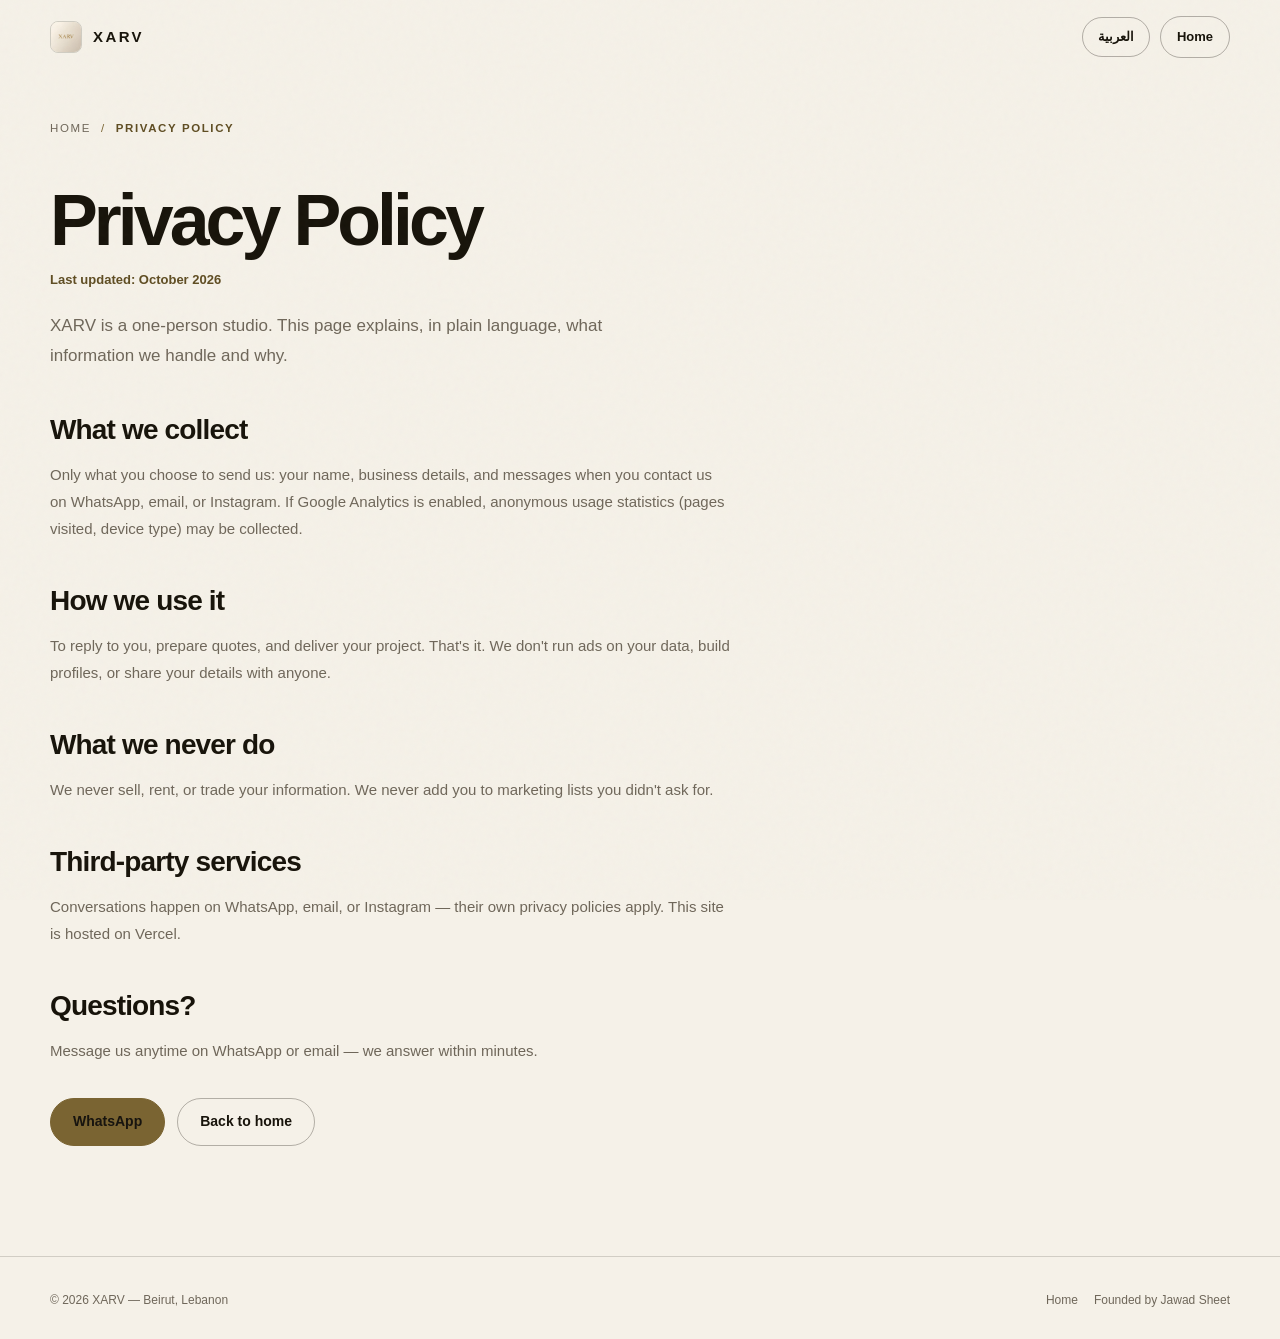
<file: privacy.html>
<!DOCTYPE html>
<html lang="en" dir="ltr">
<head>
<meta charset="UTF-8">
<meta name="viewport" content="width=device-width, initial-scale=1.0">
<title>Privacy Policy — XARV</title>
<meta name="description" content="How XARV handles your information — plain language, no surprises.">
<link rel="canonical" href="https://xarv.vercel.app/privacy">
<meta property="og:type" content="website">
<meta property="og:title" content="Privacy Policy — XARV">
<meta property="og:description" content="How XARV handles your information — plain language, no surprises.">
<meta property="og:image" content="https://xarv.vercel.app/assets/og-cover.jpg">
<meta name="theme-color" media="(prefers-color-scheme: dark)" content="#0b0b0c">
<meta name="theme-color" media="(prefers-color-scheme: light)" content="#f5f1e8">
<link rel="icon" href="data:image/svg+xml,%3Csvg xmlns='http://www.w3.org/2000/svg' viewBox='0 0 64 64'%3E%3Crect width='64' height='64' rx='14' fill='%230b0b0c'/%3E%3Ctext x='32' y='45' font-family='Georgia,serif' font-size='36' font-style='italic' fill='%23c6a66b' text-anchor='middle'%3EX%3C/text%3E%3C/svg%3E">
<link rel="preconnect" href="https://fonts.googleapis.com">
<link rel="preconnect" href="https://fonts.gstatic.com" crossorigin>
<link href="https://fonts.googleapis.com/css2?family=Amiri:ital,wght@0,400;0,700;1,400&family=Noto+Sans+Arabic:wght@400;500;700;800&display=swap" rel="stylesheet">
<link rel="stylesheet" href="assets/site.css">
</head>
<body data-page="privacy">
<div class="grain" aria-hidden="true"></div>

<nav id="nav" class="scrolled">
  <div class="container nav-in">
    <a class="brand" href="index.html">
      <img class="logo-d" data-img="logoDark" src="assets/logo-dark.jpg" alt="XARV logo" width="32" height="32">
      <img class="logo-l" data-img="logoLight" src="assets/logo-light.jpg" alt="" width="32" height="32" aria-hidden="true">
      <span>XARV</span>
    </a>
    <div class="nav-acts">
      <button class="lang-btn" id="langToggle" aria-label="Switch language">العربية</button>
      <a class="btn sm" href="index.html" data-e="crumbs.home">Home</a>
    </div>
  </div>
</nav>

<main>
  <div class="container">
    <nav class="crumbs" aria-label="Breadcrumb">
      <a href="index.html" data-e="crumbs.home">Home</a>
      <span class="sep">/</span>
      <span class="here" data-e="pages.privacy.crumb">Privacy Policy</span>
    </nav>
    <div class="page-body">
      <h1 data-e="pages.privacy.h">Privacy Policy</h1>
      <p class="page-updated" data-e="pages.privacy.updated">Last updated: October 2026</p>
      <p class="page-intro" data-e="pages.privacy.intro">XARV is a one-person studio. This page explains, in plain language, what information we handle and why.</p>
      <div data-list="privacySections">
        <h2>What we collect</h2>
        <p class="body-p">Only what you choose to send us: your name, business details, and messages when you contact us on WhatsApp, email, or Instagram. If Google Analytics is enabled, anonymous usage statistics (pages visited, device type) may be collected.</p>
        <h2>How we use it</h2>
        <p class="body-p">To reply to you, prepare quotes, and deliver your project. That's it. We don't run ads on your data, build profiles, or share your details with anyone.</p>
        <h2>What we never do</h2>
        <p class="body-p">We never sell, rent, or trade your information. We never add you to marketing lists you didn't ask for.</p>
        <h2>Third-party services</h2>
        <p class="body-p">Conversations happen on WhatsApp, email, or Instagram — their own privacy policies apply. This site is hosted on Vercel.</p>
        <h2>Questions?</h2>
        <p class="body-p">Message us anytime on WhatsApp or email and we'll answer within 24 hours.</p>
      </div>
      <div class="page-actions">
        <a class="btn gold" data-wa="Hi XARV! I have a question about privacy." href="https://wa.me/96181191013" target="_blank" rel="noopener">WhatsApp</a>
        <a class="btn" href="index.html" data-e="pages.thankyou.b1">Back to home</a>
      </div>
    </div>
  </div>
</main>

<footer>
  <div class="container">
    <div class="foot-line" style="border:0;margin:0;padding:0">
      <span data-e="footer.copy">© 2026 XARV — Beirut, Lebanon</span>
      <span><a href="index.html" data-e="crumbs.home">Home</a><span data-e="footer.founderLabel" style="margin-inline-start:16px">Founded by Jawad Sheet</span></span>
    </div>
  </div>
</footer>

<script src="assets/site.js"></script>
</body>
</html>
</file>
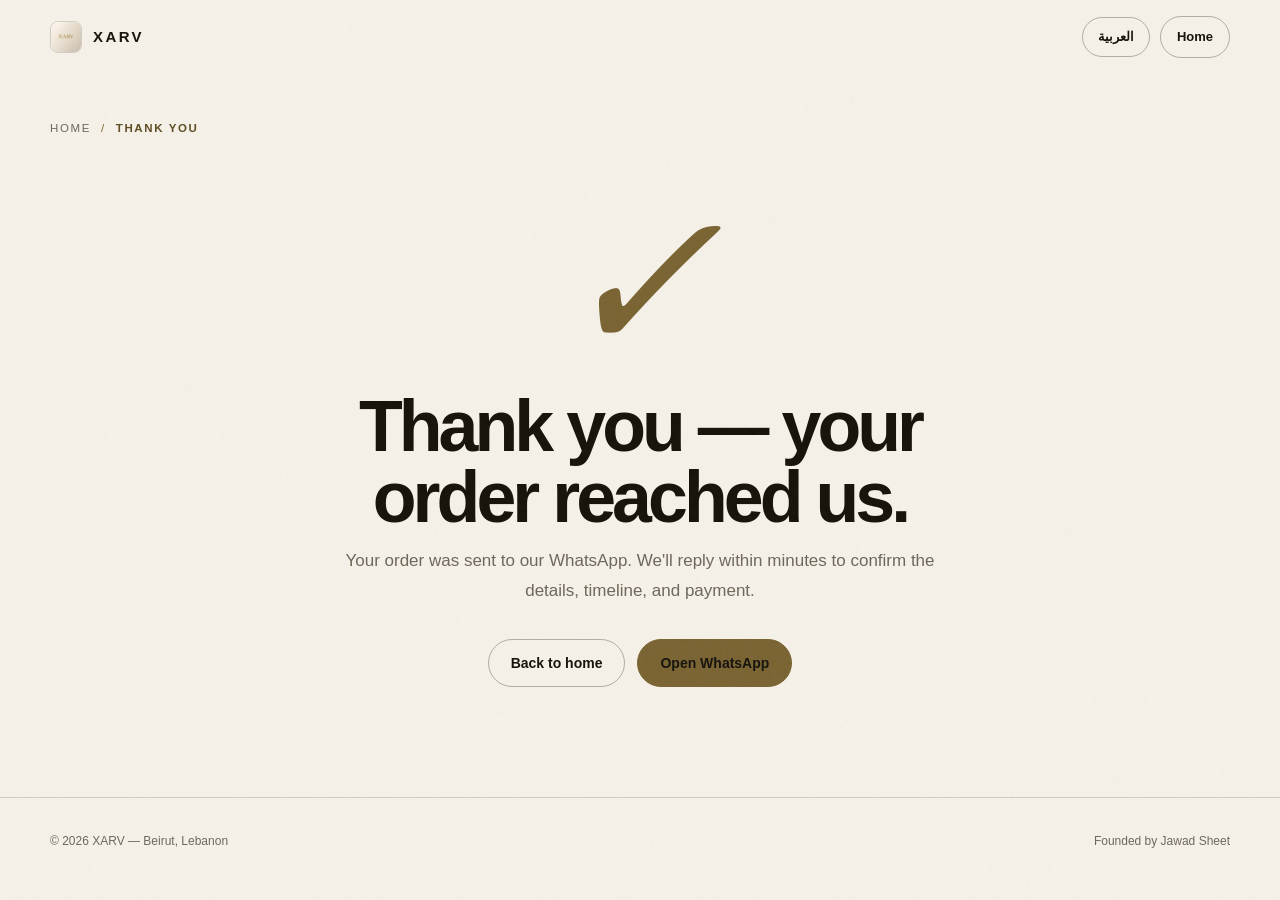
<file: thank-you.html>
<!DOCTYPE html>
<html lang="en" dir="ltr">
<head>
<meta charset="UTF-8">
<meta name="viewport" content="width=device-width, initial-scale=1.0">
<title>Thank You — XARV</title>
<meta name="description" content="Your order reached XARV. We reply within 24 hours.">
<meta name="robots" content="noindex">
<meta name="theme-color" media="(prefers-color-scheme: dark)" content="#0b0b0c">
<meta name="theme-color" media="(prefers-color-scheme: light)" content="#f5f1e8">
<link rel="icon" href="data:image/svg+xml,%3Csvg xmlns='http://www.w3.org/2000/svg' viewBox='0 0 64 64'%3E%3Crect width='64' height='64' rx='14' fill='%230b0b0c'/%3E%3Ctext x='32' y='45' font-family='Georgia,serif' font-size='36' font-style='italic' fill='%23c6a66b' text-anchor='middle'%3EX%3C/text%3E%3C/svg%3E">
<link rel="preconnect" href="https://fonts.googleapis.com">
<link rel="preconnect" href="https://fonts.gstatic.com" crossorigin>
<link href="https://fonts.googleapis.com/css2?family=Amiri:ital,wght@0,400;0,700;1,400&family=Noto+Sans+Arabic:wght@400;500;700;800&display=swap" rel="stylesheet">
<link rel="stylesheet" href="assets/site.css">
</head>
<body data-page="thankyou">
<div class="grain" aria-hidden="true"></div>

<nav id="nav" class="scrolled">
  <div class="container nav-in">
    <a class="brand" href="index.html">
      <img class="logo-d" data-img="logoDark" src="assets/logo-dark.jpg" alt="XARV logo" width="32" height="32">
      <img class="logo-l" data-img="logoLight" src="assets/logo-light.jpg" alt="" width="32" height="32" aria-hidden="true">
      <span>XARV</span>
    </a>
    <div class="nav-acts">
      <button class="lang-btn" id="langToggle" aria-label="Switch language">العربية</button>
      <a class="btn sm" href="index.html" data-e="crumbs.home">Home</a>
    </div>
  </div>
</nav>

<main>
  <div class="container">
    <nav class="crumbs" aria-label="Breadcrumb">
      <a href="index.html" data-e="crumbs.home">Home</a>
      <span class="sep">/</span>
      <span class="here" data-e="pages.thankyou.crumb">Thank you</span>
    </nav>
    <div class="page-body center-page">
      <p class="big-code" data-e="pages.thankyou.code">✓</p>
      <h1 data-e="pages.thankyou.h">Thank you — your order reached us.</h1>
      <p class="page-intro" style="margin-inline:auto" data-e="pages.thankyou.p">Your order was sent to our WhatsApp. We'll reply within 24 hours to confirm the details, timeline, and payment.</p>
      <div class="page-actions">
        <a class="btn" href="index.html" data-e="pages.thankyou.b1">Back to home</a>
        <a class="btn gold" data-wa="" href="https://wa.me/96181191013" target="_blank" rel="noopener" data-e="pages.thankyou.b2">Open WhatsApp</a>
      </div>
    </div>
  </div>
</main>

<footer>
  <div class="container">
    <div class="foot-line" style="border:0;margin:0;padding:0">
      <span data-e="footer.copy">© 2026 XARV — Beirut, Lebanon</span>
      <span data-e="footer.founderLabel">Founded by Jawad Sheet</span>
    </div>
  </div>
</footer>

<script src="assets/site.js"></script>
</body>
</html>
</file>
<file: assets/site.css>
/* ============================================================
   XARV — DESIGN SYSTEM
   Same design language as the old portfolio (dark ink + gold),
   extended with a light theme, service items, cart, and subpages.
   Colors marked below are editable from /admin (Theme tab).
   ============================================================ */
:root{
  --ink:#0b0b0c;--ink2:#121214;--paper:#f2eee7;
  --gold:#c6a66b;--gold2:#e4d0a2;--muted:#a29e97;
  --line:rgba(255,255,255,.14);--max:1180px;
  --navbg:rgba(11,11,12,.88);
  --hollow:rgba(242,238,231,.55);
  --btnline:rgba(255,255,255,.28);
  --grainop:.07;--glowop:1;
  --shadow:0 24px 60px rgba(0,0,0,.45);
  --font-serif:Georgia,'Times New Roman',serif;
}
@media (prefers-color-scheme: light){
  :root{
    --ink:#f5f1e8;--ink2:#ece5d3;--paper:#17130a;
    --gold:#7a6432;--gold2:#5f4d22;--muted:#6f675a;
    --line:rgba(23,19,10,.16);
    --navbg:rgba(245,241,232,.88);
    --hollow:rgba(23,19,10,.45);
    --btnline:rgba(23,19,10,.3);
    --grainop:.05;--glowop:.6;
    --shadow:0 24px 60px rgba(60,45,15,.18);
  }
}
html[lang="ar"]{
  --font-serif:'Amiri',Georgia,serif;
}
html[lang="ar"] body{font-family:'Noto Sans Arabic',Arial,Helvetica,sans-serif}
*{box-sizing:border-box}
html{scroll-behavior:smooth}
body{margin:0;background:var(--ink);color:var(--paper);font-family:Arial,Helvetica,sans-serif;line-height:1.5;overflow-x:hidden;transition:background .3s,color .3s}
body.lock{overflow:hidden}
a{color:inherit;text-decoration:none}
button{font:inherit;cursor:pointer}
img,video{display:block;max-width:100%}
:focus-visible{outline:3px solid var(--gold2);outline-offset:3px}
.container{width:min(var(--max),calc(100% - 64px));margin:auto}
.skip{position:fixed;top:0;left:0;z-index:100;width:1px;height:1px;padding:0;overflow:hidden;clip-path:inset(50%);white-space:nowrap;background:var(--gold);color:#111;font-weight:700;border-radius:0 0 10px 0}
.skip:focus{width:auto;height:auto;padding:12px 18px;overflow:visible;clip-path:none}

/* atmosphere */
.grain{position:fixed;inset:0;pointer-events:none;z-index:50;opacity:var(--grainop);background-image:url("data:image/svg+xml,%3Csvg viewBox='0 0 180 180' xmlns='http://www.w3.org/2000/svg'%3E%3Cfilter id='n'%3E%3CfeTurbulence type='fractalNoise' baseFrequency='.9' numOctaves='3' stitchTiles='stitch'/%3E%3C/filter%3E%3Crect width='100%25' height='100%25' filter='url(%23n)' opacity='.55'/%3E%3C/svg%3E")}
.glow{position:fixed;width:520px;height:520px;left:0;top:0;border-radius:50%;background:radial-gradient(circle,color-mix(in srgb,var(--gold) 14%,transparent),transparent 62%);transform:translate3d(60vw,10vh,0) translate(-50%,-50%);pointer-events:none;z-index:0;opacity:var(--glowop)}
.progress{position:fixed;top:0;left:0;height:2px;width:0;background:linear-gradient(90deg,var(--gold),var(--gold2));z-index:46;pointer-events:none}
.cur{position:fixed;left:0;top:0;z-index:60;pointer-events:none;border-radius:50%;mix-blend-mode:difference;transform:translate(-50%,-50%)}
.cur-dot{width:7px;height:7px;background:#fff}
.cur-ring{width:36px;height:36px;border:1px solid rgba(255,255,255,.85);transition:width .2s,height .2s,opacity .2s}
.cur-ring.big{width:70px;height:70px}
@media(hover:none){.cur{display:none}}

/* type helpers */
.eyebrow{font-size:12px;letter-spacing:.2em;text-transform:uppercase;color:var(--gold2);font-weight:700}
.num{font-size:12px;color:var(--gold);letter-spacing:.18em}
html[lang="ar"] .eyebrow,html[lang="ar"] .num{letter-spacing:0}

/* sections */
.section{padding:110px 0;border-top:1px solid var(--line);position:relative}
.section-head{display:flex;justify-content:space-between;gap:32px;align-items:end;margin-bottom:52px}
.section-head h2{font-size:clamp(40px,5.6vw,74px);line-height:.96;letter-spacing:-.06em;margin:12px 0 0;max-width:760px}
.section-head p{max-width:370px;color:var(--muted);margin:0;font-size:16px}
html[lang="ar"] .section-head h2{letter-spacing:-.01em;line-height:1.15}

/* buttons */
.btn{min-height:48px;display:inline-flex;align-items:center;justify-content:center;gap:10px;padding:0 22px;border:1px solid var(--btnline);border-radius:999px;font-weight:700;font-size:14px;background:transparent;color:var(--paper);transition:background .25s,color .25s,border-color .25s;text-decoration:none}
.btn:hover,.btn:focus-visible{background:var(--paper);color:var(--ink);border-color:var(--paper)}
.btn.gold{background:var(--gold);border-color:var(--gold);color:#17140f}
.btn.gold:hover,.btn.gold:focus-visible{background:var(--gold2);border-color:var(--gold2)}
.btn.sm{min-height:42px;padding:0 16px;font-size:13px}

/* nav */
#nav{position:fixed;top:0;left:0;right:0;z-index:40;transition:background .3s,border-color .3s;border-bottom:1px solid transparent}
#nav.scrolled{background:var(--navbg);backdrop-filter:blur(16px);border-color:var(--line)}
.nav-in{height:74px;display:flex;align-items:center;justify-content:space-between;gap:18px}
.brand{display:flex;align-items:center;gap:11px;font-weight:800;letter-spacing:.16em;font-size:15px;padding:6px 0}
.brand img{width:32px;height:32px;border-radius:8px;object-fit:cover;border:1px solid var(--line)}
.brand .logo-l{display:none}
@media (prefers-color-scheme: light){.brand .logo-d{display:none}.brand .logo-l{display:block}}
.cart-btn svg{width:18px;height:18px;display:block}
.nav-links{display:flex;gap:24px;align-items:center;font-size:13px}
.nav-links a:not(.btn){color:var(--muted);position:relative;padding:6px 0}
.nav-links a:not(.btn)::after{content:"";position:absolute;left:0;right:100%;bottom:0;height:1px;background:var(--gold);transition:right .3s}
html[dir="rtl"] .nav-links a:not(.btn)::after{left:auto;right:0;transition:left .3s;left:100%}
.nav-links a:not(.btn):hover::after,html[dir="rtl"] .nav-links a:not(.btn):hover::after{right:0;left:0}
.nav-links a:not(.btn):hover{color:var(--paper)}
.nav-acts{display:flex;align-items:center;gap:10px}
.lang-btn{border:1px solid var(--btnline);background:transparent;color:var(--paper);border-radius:999px;min-height:40px;padding:0 15px;font-size:12.5px;font-weight:700;transition:border-color .25s,color .25s}
.lang-btn:hover{border-color:var(--gold);color:var(--gold2)}
.cart-btn{position:relative;border:1px solid var(--btnline);background:transparent;color:var(--paper);border-radius:999px;width:44px;height:44px;display:grid;place-items:center;font-size:17px;transition:border-color .25s,color .25s}
.cart-btn:hover{border-color:var(--gold);color:var(--gold2)}
.cart-count{position:absolute;top:-6px;inset-inline-end:-6px;min-width:20px;height:20px;border-radius:10px;background:var(--gold);color:#17140f;font-size:11px;font-weight:800;display:none;align-items:center;justify-content:center;padding:0 5px}
.cart-count.on{display:inline-flex}
.menu-btn{display:none;width:48px;height:48px;border:0;background:transparent;color:var(--paper);font-size:22px}

/* hero */
.hero{min-height:100svh;padding:120px 0 56px;display:flex;align-items:center;position:relative}
.hero::before{content:"";position:absolute;inset:0;background:linear-gradient(90deg,color-mix(in srgb,var(--ink) 90%,transparent),color-mix(in srgb,var(--ink) 30%,transparent) 50%,color-mix(in srgb,var(--ink) 82%,transparent));pointer-events:none}
.hero-grid{position:relative;z-index:2;display:grid;grid-template-columns:1.12fr .88fr;gap:28px;align-items:center}
.hero h1{font-size:clamp(60px,10vw,142px);line-height:.8;letter-spacing:-.075em;font-weight:800;margin:26px 0 26px}
html[lang="ar"] .hero h1{letter-spacing:-.01em;line-height:1.05;font-size:clamp(52px,8.5vw,110px)}
.hero h1 .row{display:block;overflow:hidden}
.hero h1 .row i{display:inline-block;font-style:normal;transform:translateY(110%);animation:rise 1s cubic-bezier(.19,.9,.22,1) forwards}
.hero h1 .hollow i{color:transparent;-webkit-text-stroke:1px var(--hollow)}
@keyframes rise{to{transform:none}}
.type-line{font-family:Menlo,Consolas,monospace;font-size:14px;color:var(--gold2);min-height:22px;letter-spacing:.02em;direction:ltr;text-align:start}
.caret{display:inline-block;width:8px;height:15px;background:var(--gold2);vertical-align:-2px;animation:blink 1s steps(2) infinite}
@keyframes blink{50%{opacity:0}}
.hero-lead{display:grid;grid-template-columns:52px minmax(0,540px);gap:18px;margin-top:22px}
.hero-lead .line{height:1px;background:var(--gold);margin-top:13px}
.hero-lead p{margin:0;color:var(--muted);font-size:17px;line-height:1.65}
.hero-actions{display:flex;gap:12px;flex-wrap:wrap;margin-top:30px}
.hero-meta{display:flex;align-items:center;gap:10px;flex-wrap:wrap;margin-top:26px;font-size:12.5px;color:var(--muted)}
.promise{display:inline-flex;align-items:center;gap:8px;border:1px solid var(--line);border-radius:999px;padding:6px 14px;font-size:12px;font-weight:700;color:var(--gold2);letter-spacing:.04em}
.promise .live{width:7px;height:7px;border-radius:50%;background:#72BC8F;box-shadow:0 0 0 0 rgba(114,188,143,.7);animation:pulse 2s infinite}
@keyframes pulse{70%{box-shadow:0 0 0 12px rgba(114,188,143,0)}100%{box-shadow:0 0 0 0 rgba(114,188,143,0)}}
.portrait-wrap{position:relative;justify-self:end;width:min(410px,37vw);aspect-ratio:4/5}
.portrait{width:100%;height:100%;object-fit:cover;object-position:50% 34%;border-radius:210px 210px 20px 20px;filter:saturate(.85) contrast(1.05);border:1px solid var(--line)}
.portrait-wrap::before{content:"";position:absolute;inset:-16px 16px 16px -16px;border:1px solid color-mix(in srgb,var(--gold) 42%,transparent);border-radius:230px 230px 26px 26px}
html[dir="rtl"] .portrait-wrap::before{inset:-16px -16px 16px 16px}
.portrait-tag{position:absolute;bottom:26px;left:-44px;background:color-mix(in srgb,var(--ink2) 86%,transparent);backdrop-filter:blur(12px);border:1px solid var(--line);border-radius:12px;padding:13px 17px;min-width:206px}
html[dir="rtl"] .portrait-tag{left:auto;right:-44px}
.portrait-tag strong{display:block;font-size:14px}
.portrait-tag span.sub{color:var(--muted);font-size:12px}
.live{display:inline-block;width:7px;height:7px;border-radius:50%;background:#72BC8F;margin-inline-end:8px;animation:pulse 2s infinite}
.scroll-note{position:absolute;bottom:24px;inset-inline-end:32px;font-size:11px;letter-spacing:.18em;text-transform:uppercase;color:var(--muted);writing-mode:vertical-rl;pointer-events:none}
html[lang="ar"] .scroll-note{letter-spacing:0}

/* marquee */
.marquee{border-top:1px solid var(--line);border-bottom:1px solid var(--line);overflow:hidden;padding:20px 0;background:var(--ink2)}
.mq-track{display:flex;gap:44px;width:max-content;animation:slide 32s linear infinite}
.marquee:hover .mq-track{animation-play-state:paused}
.mq-track span{font-size:13px;letter-spacing:.16em;text-transform:uppercase;color:var(--muted);display:flex;align-items:center;gap:44px;white-space:nowrap}
html[lang="ar"] .mq-track span{letter-spacing:0}
.mq-track span::after{content:"";width:5px;height:5px;border-radius:50%;background:var(--gold)}
@keyframes slide{to{transform:translateX(-50%)}}
html[dir="rtl"] .mq-track{animation-name:slide-rtl}
@keyframes slide-rtl{to{transform:translateX(50%)}}

/* service items */
.items-grid{display:grid;grid-template-columns:repeat(12,1fr);gap:26px}
.item{grid-column:span 4;border:1px solid var(--line);border-radius:18px;overflow:hidden;background:var(--ink2);display:flex;flex-direction:column;transition:border-color .3s,box-shadow .3s,transform .3s;will-change:transform}
.item:hover{border-color:color-mix(in srgb,var(--gold) 55%,transparent);box-shadow:var(--shadow)}
.item-media{aspect-ratio:16/10;position:relative;overflow:hidden;display:flex;align-items:center;justify-content:center;background:linear-gradient(145deg,color-mix(in srgb,var(--gold) 10%,transparent),transparent 70%),var(--ink);border-bottom:1px solid var(--line)}
.item-media img{width:100%;height:100%;object-fit:cover;transition:transform .6s}
.item:hover .item-media img{transform:scale(1.05)}
.item-media .mono{font-family:var(--font-serif);font-style:italic;font-weight:400;font-size:74px;color:var(--gold);opacity:.9;letter-spacing:-.02em}
.snum{font-size:11px;letter-spacing:.18em;color:var(--gold);font-weight:700}
.item-media .snum{position:absolute;top:14px;inset-inline-start:16px}
.item-top{margin-bottom:2px}
.item-body{padding:22px 22px 22px;display:flex;flex-direction:column;gap:9px;flex:1}
.item-body h3{font-size:24px;letter-spacing:-.035em;margin:0}
html[lang="ar"] .item-body h3{letter-spacing:0}
.item-body .desc{margin:0;color:var(--muted);font-size:14px;line-height:1.6;flex:1}
.item-price{font-family:var(--font-serif);font-style:italic;font-size:23px;color:var(--gold2);margin-top:2px}
.item-actions{display:flex;gap:9px;margin-top:10px}
.item-actions .btn{flex:1;padding:0 10px;min-height:44px;font-size:12.5px}

/* case studies */
.cases-grid{display:grid;grid-template-columns:repeat(12,1fr);gap:26px}
.case{grid-column:span 6;border:1px solid var(--line);border-radius:18px;overflow:hidden;background:var(--ink2);transition:border-color .3s,box-shadow .3s;display:flex;flex-direction:column}
.case:hover{border-color:color-mix(in srgb,var(--gold) 55%,transparent);box-shadow:var(--shadow)}
.case-top{padding:26px 26px 22px;border-bottom:1px solid var(--line);background:linear-gradient(145deg,color-mix(in srgb,var(--gold) 9%,transparent),transparent 65%)}
.case-tag{font-size:10.5px;letter-spacing:.16em;text-transform:uppercase;color:var(--gold2);font-weight:700}
html[lang="ar"] .case-tag{letter-spacing:0}
.case-top h3{font-size:clamp(24px,2.6vw,32px);letter-spacing:-.04em;margin:10px 0 0}
html[lang="ar"] .case-top h3{letter-spacing:0}
.case-stats{display:flex;gap:10px;flex-wrap:wrap;margin-top:16px}
.chip{border:1px solid var(--line);border-radius:10px;background:var(--ink);padding:8px 14px;text-align:center}
.chip .v{font-family:var(--font-serif);font-style:italic;font-size:21px;color:var(--gold2);display:block;line-height:1.15}
.chip .l{font-size:11px;color:var(--muted)}
.chip .v,.stat b,.item-price,.big-code,.cart-item .pr{font-variant-numeric:lining-nums tabular-nums}
.case-body{padding:24px 26px 26px;display:flex;flex-direction:column;gap:16px}
.case-row .lbl{font-size:10.5px;font-weight:800;letter-spacing:.16em;text-transform:uppercase;color:var(--gold);margin-bottom:4px}
html[lang="ar"] .case-row .lbl{letter-spacing:0}
.case-row p{margin:0;font-size:14px;color:var(--muted);line-height:1.7}

/* reviews */
.reviews-grid{display:grid;grid-template-columns:repeat(12,1fr);gap:26px}
.review{grid-column:span 4;border:1px solid var(--line);border-radius:18px;background:var(--ink2);padding:26px;display:flex;flex-direction:column;gap:12px;transition:border-color .3s,box-shadow .3s}
.review:hover{border-color:color-mix(in srgb,var(--gold) 55%,transparent);box-shadow:var(--shadow)}
.review .stars{color:var(--gold);font-size:14px;letter-spacing:4px}
.review .mark{font-family:var(--font-serif);font-size:54px;line-height:.45;color:var(--gold);margin-top:6px}
.review p{margin:0;font-size:14.5px;line-height:1.7;flex:1}
.review .who{font-size:12.5px;color:var(--muted)}
.review .who b{color:var(--paper)}

/* process */
.process-grid{display:grid;grid-template-columns:1fr 1.08fr;gap:56px;align-items:center}
.steps{list-style:none;margin:26px 0 0;padding:0;counter-reset:s}
.steps li{counter-increment:s;padding:16px 0 16px 52px;border-top:1px solid var(--line);position:relative;color:var(--muted);font-size:15px}
html[dir="rtl"] .steps li{padding:16px 52px 16px 0}
.steps li b{display:block;color:var(--paper);font-size:17px;margin-bottom:4px}
.steps li::before{content:"0" counter(s);position:absolute;left:0;top:16px;color:var(--gold);font-size:12px;letter-spacing:.16em}
html[dir="rtl"] .steps li::before{left:auto;right:0}
.terminal{border:1px solid var(--line);border-radius:14px;background:#0e0e10;overflow:hidden;font-family:Menlo,Consolas,monospace;font-size:13.5px;box-shadow:0 30px 70px rgba(0,0,0,.5)}
.term-bar{display:flex;align-items:center;gap:8px;padding:12px 16px;border-bottom:1px solid var(--line);background:#131315}
.tdot{width:11px;height:11px;border-radius:50%;background:#3a3a3d}
.tdot.r{background:#e56458}.tdot.y{background:#d5a03b}.tdot.g{background:#46a171}
.term-bar span{margin-inline-start:10px;color:#8c8880;font-size:12px;font-family:Arial,Helvetica,sans-serif}
.term-body{padding:20px;min-height:200px;direction:ltr;text-align:left}
.tline{display:flex;gap:10px;margin-bottom:9px;opacity:0;transform:translateY(6px);transition:opacity .45s,transform .45s;color:#d8d4cd}
.tline.in{opacity:1;transform:none}
.tline .p{color:var(--gold)}

/* about */
.about-grid{display:grid;grid-template-columns:.86fr 1.14fr;gap:66px;align-items:start}
.about-quote{font-family:var(--font-serif);font-size:clamp(32px,4.4vw,56px);line-height:1.08;letter-spacing:-.035em;margin:16px 0 0}
.about-title{font-size:15px;font-weight:700;color:var(--gold2);margin:0 0 12px;letter-spacing:.02em}
.about-copy{color:var(--muted);font-size:16.5px;max-width:620px;margin:0 0 14px;line-height:1.7}
.stats{display:grid;grid-template-columns:repeat(3,1fr);gap:1px;background:var(--line);border:1px solid var(--line);margin-top:30px}
.stat{background:var(--ink);padding:22px}
.stat b{display:block;font-size:38px;letter-spacing:-.05em;line-height:1;font-weight:800}
html[lang="ar"] .stat b{letter-spacing:0;font-size:32px}
.stat span{color:var(--muted);font-size:13px;display:block;margin-top:6px}
.facts{margin-top:22px;display:grid;grid-template-columns:repeat(2,1fr);gap:1px;background:var(--line);border:1px solid var(--line)}
.fact{background:var(--ink);padding:20px 22px}
.fact b{display:block;color:var(--gold2);font-size:13px;margin-bottom:6px}
.fact span{color:var(--muted);font-size:14px}

/* faq */
.faq-list{max-width:820px}
.faq-list details{border-bottom:1px solid var(--line)}
.faq-list summary{list-style:none;cursor:pointer;display:flex;align-items:center;justify-content:space-between;gap:18px;padding:24px 4px;font-weight:700;font-size:clamp(16px,1.8vw,19px);letter-spacing:-.01em;transition:color .2s}
.faq-list summary::-webkit-details-marker{display:none}
.faq-list summary:hover{color:var(--gold2)}
.faq-list summary .plus{font-family:var(--font-serif);font-size:30px;color:var(--gold);transition:transform .25s;flex-shrink:0;line-height:1}
.faq-list details[open] summary .plus{transform:rotate(45deg)}
.faq-a{padding:0 4px 26px;color:var(--muted);font-size:15px;line-height:1.8;max-width:660px}

/* cta + share */
.cta{padding:126px 0;text-align:center;position:relative;overflow:hidden;border-top:1px solid var(--line)}
.cta h2{font-size:clamp(50px,8.4vw,116px);line-height:.88;letter-spacing:-.075em;margin:18px auto 30px;max-width:980px;font-weight:800}
html[lang="ar"] .cta h2{letter-spacing:-.01em;line-height:1.1}
.cta h2 em{font-family:var(--font-serif);font-weight:400;color:var(--gold2)}
.cta p{color:var(--muted);max-width:540px;margin:0 auto 30px;line-height:1.7}
.cta .actions{display:flex;justify-content:center;gap:12px;flex-wrap:wrap}
.share-row{display:flex;justify-content:center;gap:10px;flex-wrap:wrap;align-items:center;margin-top:44px;border-top:1px solid var(--line);padding-top:34px}
.share-row .lbl{font-size:11px;font-weight:800;letter-spacing:.18em;text-transform:uppercase;color:var(--muted);margin-inline-end:8px}
html[lang="ar"] .share-row .lbl{letter-spacing:0}
.share-btn{border:1px solid var(--btnline);background:transparent;color:var(--paper);border-radius:999px;min-height:38px;padding:0 16px;font-size:12.5px;font-weight:700;transition:border-color .25s,color .25s}
.share-btn:hover{border-color:var(--gold);color:var(--gold2)}

/* breadcrumbs + subpages */
.crumbs{display:flex;align-items:center;gap:10px;flex-wrap:wrap;font-size:11.5px;letter-spacing:.14em;text-transform:uppercase;color:var(--muted);padding:120px 0 0}
html[lang="ar"] .crumbs{letter-spacing:0}
.crumbs a{color:var(--muted)}
.crumbs a:hover{color:var(--gold2)}
.crumbs .sep{color:var(--gold)}
.crumbs .here{color:var(--gold2);font-weight:700}
.page-body{padding:48px 0 110px;max-width:820px}
.page-body h1{font-size:clamp(40px,5.6vw,72px);line-height:.98;letter-spacing:-.055em;margin:0 0 14px;font-weight:800}
html[lang="ar"] .page-body h1{letter-spacing:-.01em;line-height:1.15}
.page-updated{font-size:13px;color:var(--gold2);font-weight:700;margin-bottom:22px}
.page-intro{font-size:17px;color:var(--muted);line-height:1.75;margin:0 0 26px;max-width:640px}
.page-body h2{font-size:clamp(22px,2.6vw,28px);letter-spacing:-.03em;margin:38px 0 10px}
.page-body p.body-p{color:var(--muted);line-height:1.8;font-size:15px;margin:0;max-width:680px}
.center-page{text-align:center;max-width:680px;margin-inline:auto}
.big-code{font-family:var(--font-serif);font-style:italic;font-size:clamp(100px,18vw,200px);line-height:1;color:var(--gold);margin:0 0 6px}
.page-actions{display:flex;gap:12px;flex-wrap:wrap;margin-top:34px}
.center-page .page-actions{justify-content:center}

/* footer */
footer{border-top:1px solid var(--line);padding:34px 0 30px;position:relative;z-index:2}
.foot{display:flex;justify-content:space-between;gap:26px;align-items:flex-start;color:var(--muted);font-size:12.5px;flex-wrap:wrap}
.foot-brand .wm{font-weight:800;letter-spacing:.16em;font-size:15px;color:var(--paper)}
.foot-brand p{margin:8px 0 0;font-family:var(--font-serif);font-style:italic;color:var(--muted);font-size:13px}
.foot-col .h{font-size:10.5px;font-weight:800;letter-spacing:.18em;text-transform:uppercase;color:var(--gold);margin-bottom:12px}
html[lang="ar"] .foot-col .h{letter-spacing:0}
.foot-col a{display:block;color:var(--muted);margin-bottom:8px;font-size:13px;transition:color .2s}
.foot-col a:hover{color:var(--paper)}
.foot-line{border-top:1px solid var(--line);margin-top:30px;padding-top:22px;display:flex;justify-content:space-between;gap:14px;flex-wrap:wrap;align-items:center;color:var(--muted);font-size:12px}
.foot-line a{color:var(--muted);margin-inline-start:16px}
.foot-line a:hover{color:var(--gold2)}

/* sticky mobile cta */
.sticky-cta{display:none;position:fixed;bottom:0;left:0;right:0;z-index:45;background:var(--navbg);backdrop-filter:blur(16px);border-top:1px solid var(--line);padding:10px 14px calc(10px + env(safe-area-inset-bottom));gap:10px;transform:translateY(115%);transition:transform .3s ease}
.sticky-cta.on{transform:none}
.sticky-cta .btn{flex:1}
.sticky-cta .cart-btn{flex:0 0 48px}

/* cart drawer */
.cart-overlay{position:fixed;inset:0;background:rgba(5,4,2,.55);z-index:70;opacity:0;pointer-events:none;transition:opacity .25s}
.cart-overlay.on{opacity:1;pointer-events:auto}
.cart-drawer{position:fixed;top:0;bottom:0;right:0;width:min(410px,94vw);z-index:71;background:var(--ink);border-left:1px solid var(--line);transform:translateX(106%);transition:transform .3s ease;display:flex;flex-direction:column}
html[dir="rtl"] .cart-drawer{right:auto;left:0;border-left:0;border-right:1px solid var(--line);transform:translateX(-106%)}
.cart-drawer.on{transform:none}
.cart-head{display:flex;align-items:center;justify-content:space-between;padding:20px 22px;border-bottom:1px solid var(--line)}
.cart-head h3{font-size:22px;letter-spacing:-.03em;margin:0}
.cart-close{background:none;border:1px solid var(--btnline);color:var(--paper);width:40px;height:40px;border-radius:50%;font-size:16px}
.cart-close:hover{border-color:var(--gold);color:var(--gold2)}
.cart-items{flex:1;overflow-y:auto;padding:16px 22px;display:flex;flex-direction:column;gap:12px}
.cart-item{display:flex;align-items:center;gap:14px;border:1px solid var(--line);border-radius:14px;padding:14px 16px;background:var(--ink2)}
.cart-item .mono{font-family:var(--font-serif);font-style:italic;color:var(--gold);font-size:20px;flex-shrink:0;width:30px;text-align:center}
.cart-item .info{flex:1;min-width:0}
.cart-item .info .t{font-weight:700;font-size:14px}
.cart-item .info .pr{font-size:12.5px;color:var(--gold2);font-family:var(--font-serif);font-style:italic}
.cart-item .rm{background:none;border:0;color:var(--muted);font-size:12px;text-decoration:underline;padding:6px 2px}
.cart-item .rm:hover{color:var(--gold2)}
.cart-empty{color:var(--muted);font-size:14px;text-align:center;padding:52px 14px;line-height:1.7}
.cart-foot{border-top:1px solid var(--line);padding:18px 22px}
.cart-note{font-size:12px;color:var(--muted);margin:12px 0 0;text-align:center;line-height:1.6}

/* reveal */
.reveal{opacity:0;transform:translateY(26px);transition:opacity .8s cubic-bezier(.2,.7,.2,1),transform .8s cubic-bezier(.2,.7,.2,1)}
.reveal.in{opacity:1;transform:none}

/* responsive */
@media(max-width:1020px){
  .item{grid-column:span 6}
  .review{grid-column:span 6}
  .case{grid-column:span 12}
}
@media(max-width:860px){
  .container{width:calc(100% - 40px)}
  .section{padding:80px 0}
  .nav-links{position:fixed;inset:74px 0 0;background:var(--ink);padding:34px 22px;display:none;flex-direction:column;align-items:stretch;font-size:20px;gap:22px;z-index:39}
  .nav-links.open{display:flex}
  .menu-btn{display:block}
  .nav-acts .btn{display:none}
  .hero{min-height:auto;padding:120px 0 64px}
  .hero-grid{grid-template-columns:1fr}
  .hero h1{font-size:clamp(64px,20vw,104px);margin:22px 0}
  .hero-lead{grid-template-columns:34px 1fr}
  .portrait-wrap{width:min(84vw,400px);justify-self:center;margin-top:62px}
  .portrait-tag{left:-8px}
  html[dir="rtl"] .portrait-tag{left:auto;right:-8px}
  .scroll-note{display:none}
  .section-head{display:block}
  .section-head p{margin-top:20px}
  .process-grid{grid-template-columns:1fr;gap:36px}
  .about-grid{grid-template-columns:1fr;gap:34px}
  .glow{display:none}
  .sticky-cta{display:flex}
  body{padding-bottom:72px}
}
@media(max-width:560px){
  .item,.review{grid-column:span 12}
}
@media(max-width:430px){
  .container{width:calc(100% - 32px)}
  .hero h1{font-size:20.5vw}
  html[lang="ar"] .hero h1{font-size:17vw}
  .hero-actions .btn,.cta .btn{width:100%}
  .stats{grid-template-columns:1fr}
  .facts{grid-template-columns:1fr}
  .term-body{padding:16px 14px;font-size:12px}
}
@media(prefers-reduced-motion:reduce){
  *{animation:none!important;transition:none!important;scroll-behavior:auto!important}
  .reveal{opacity:1;transform:none}
  .hero h1 .row i{transform:none}
  .cur{display:none!important}
  .glow{display:none!important}
}
@page{margin:13mm}
@media print{
  nav,.grain,.glow,.progress,.cur,.hero-actions,.scroll-note,.marquee,.cta,.skip,.type-line,.terminal,.portrait-wrap::before,.sticky-cta,.cart-drawer,.cart-overlay,.share-row,.item-actions{display:none!important}
  .reveal{opacity:1!important;transform:none!important}
  .hero h1 .row i{transform:none!important;animation:none!important}
  body{background:#fff;color:#111;padding:0}
  .hero{min-height:auto;padding:0 0 8px;display:block}
  .hero::before{display:none}
  .hero h1{font-size:40px;color:#111;margin:8px 0 12px}
  .hero h1 .hollow i{color:#777;-webkit-text-stroke:0}
  .section{padding:16px 0;border-color:#ccc;break-inside:avoid}
  h1,h2,h3{color:#111!important}
  p,.steps li,.faq-a{color:#444!important}
}
</file>
